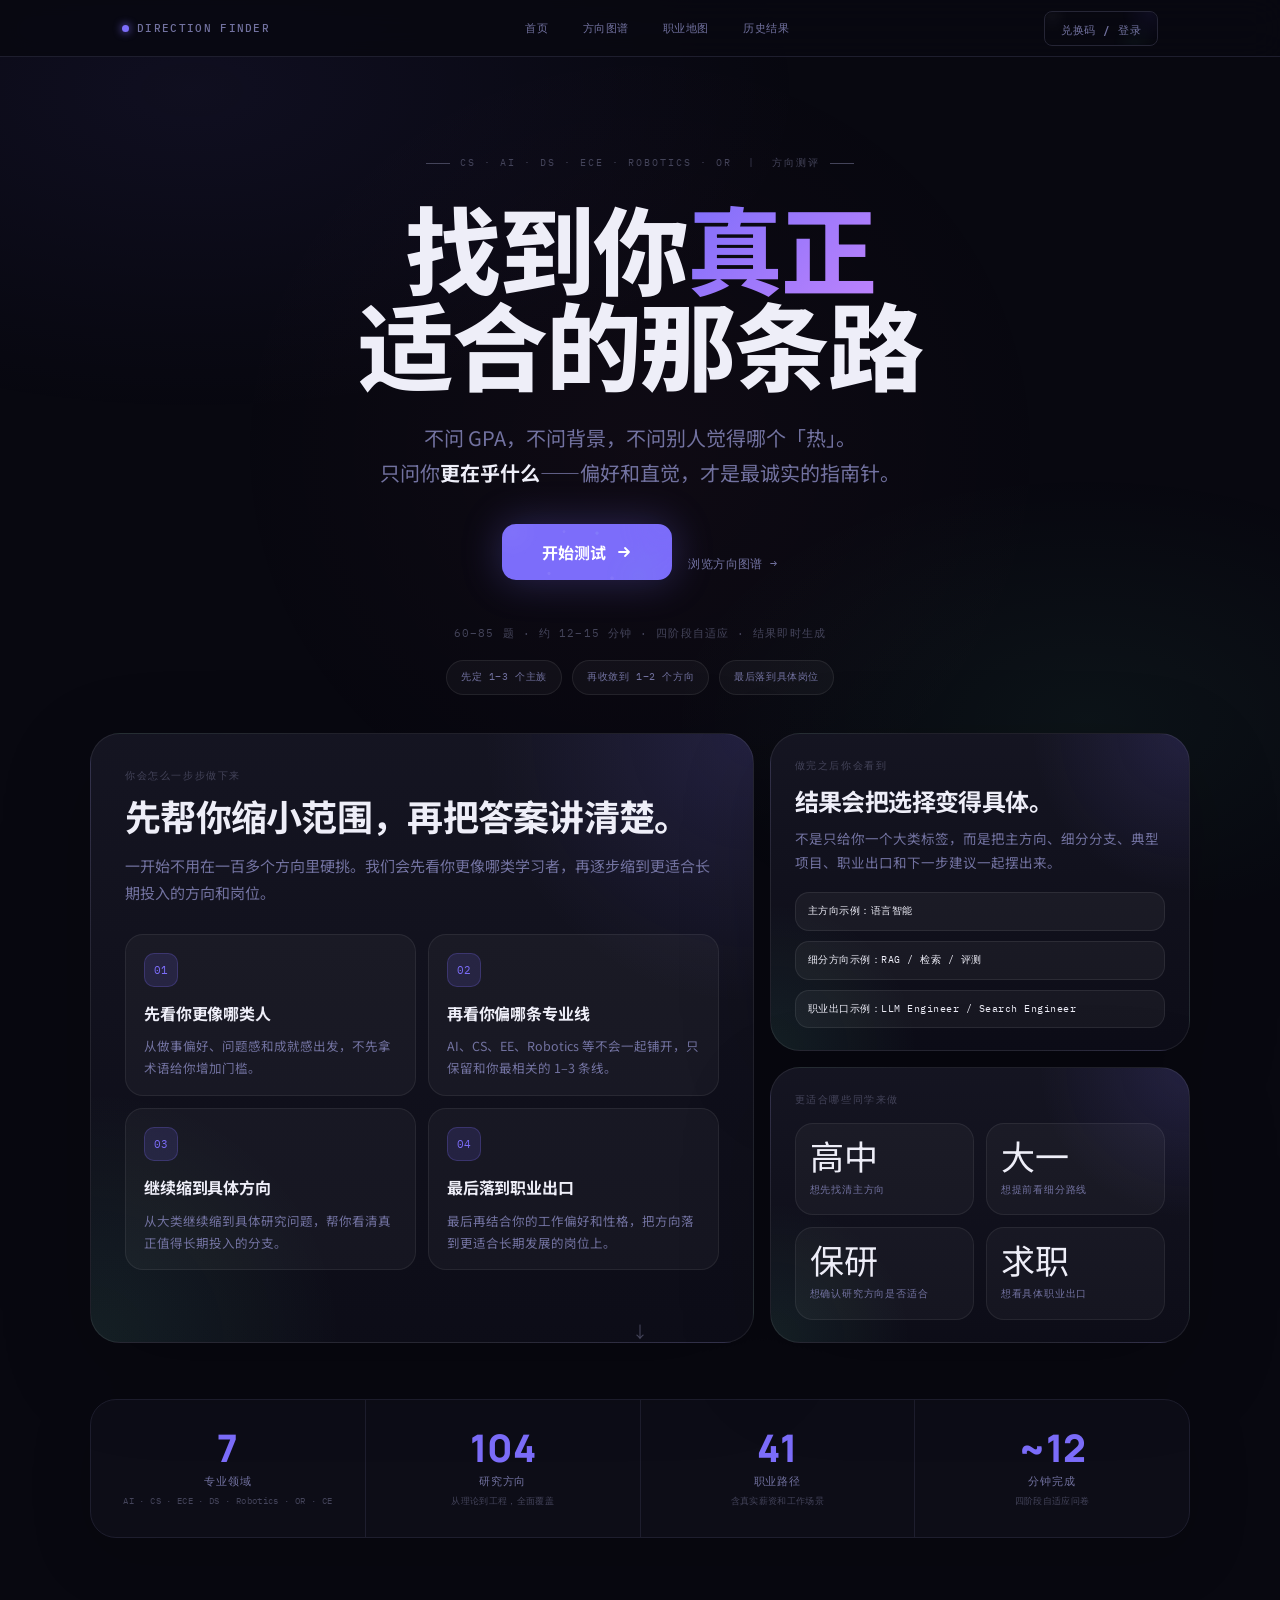
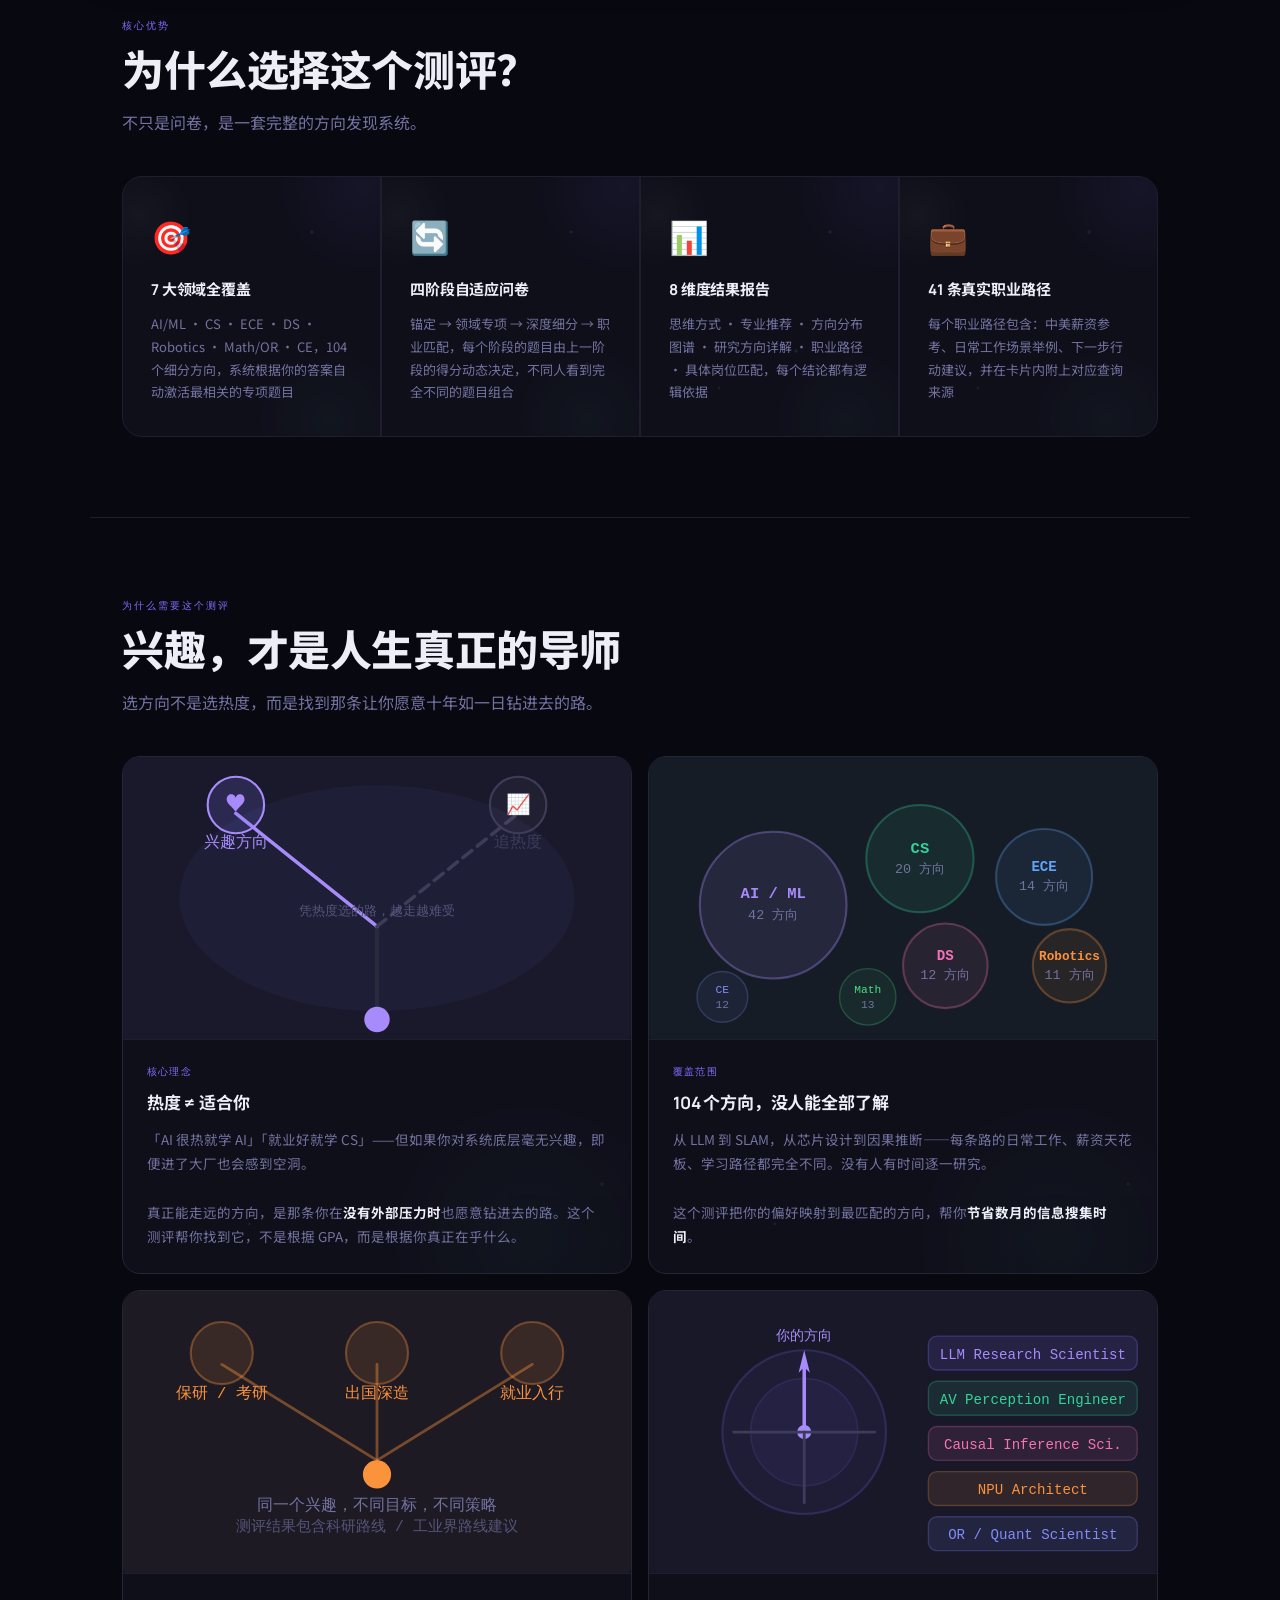
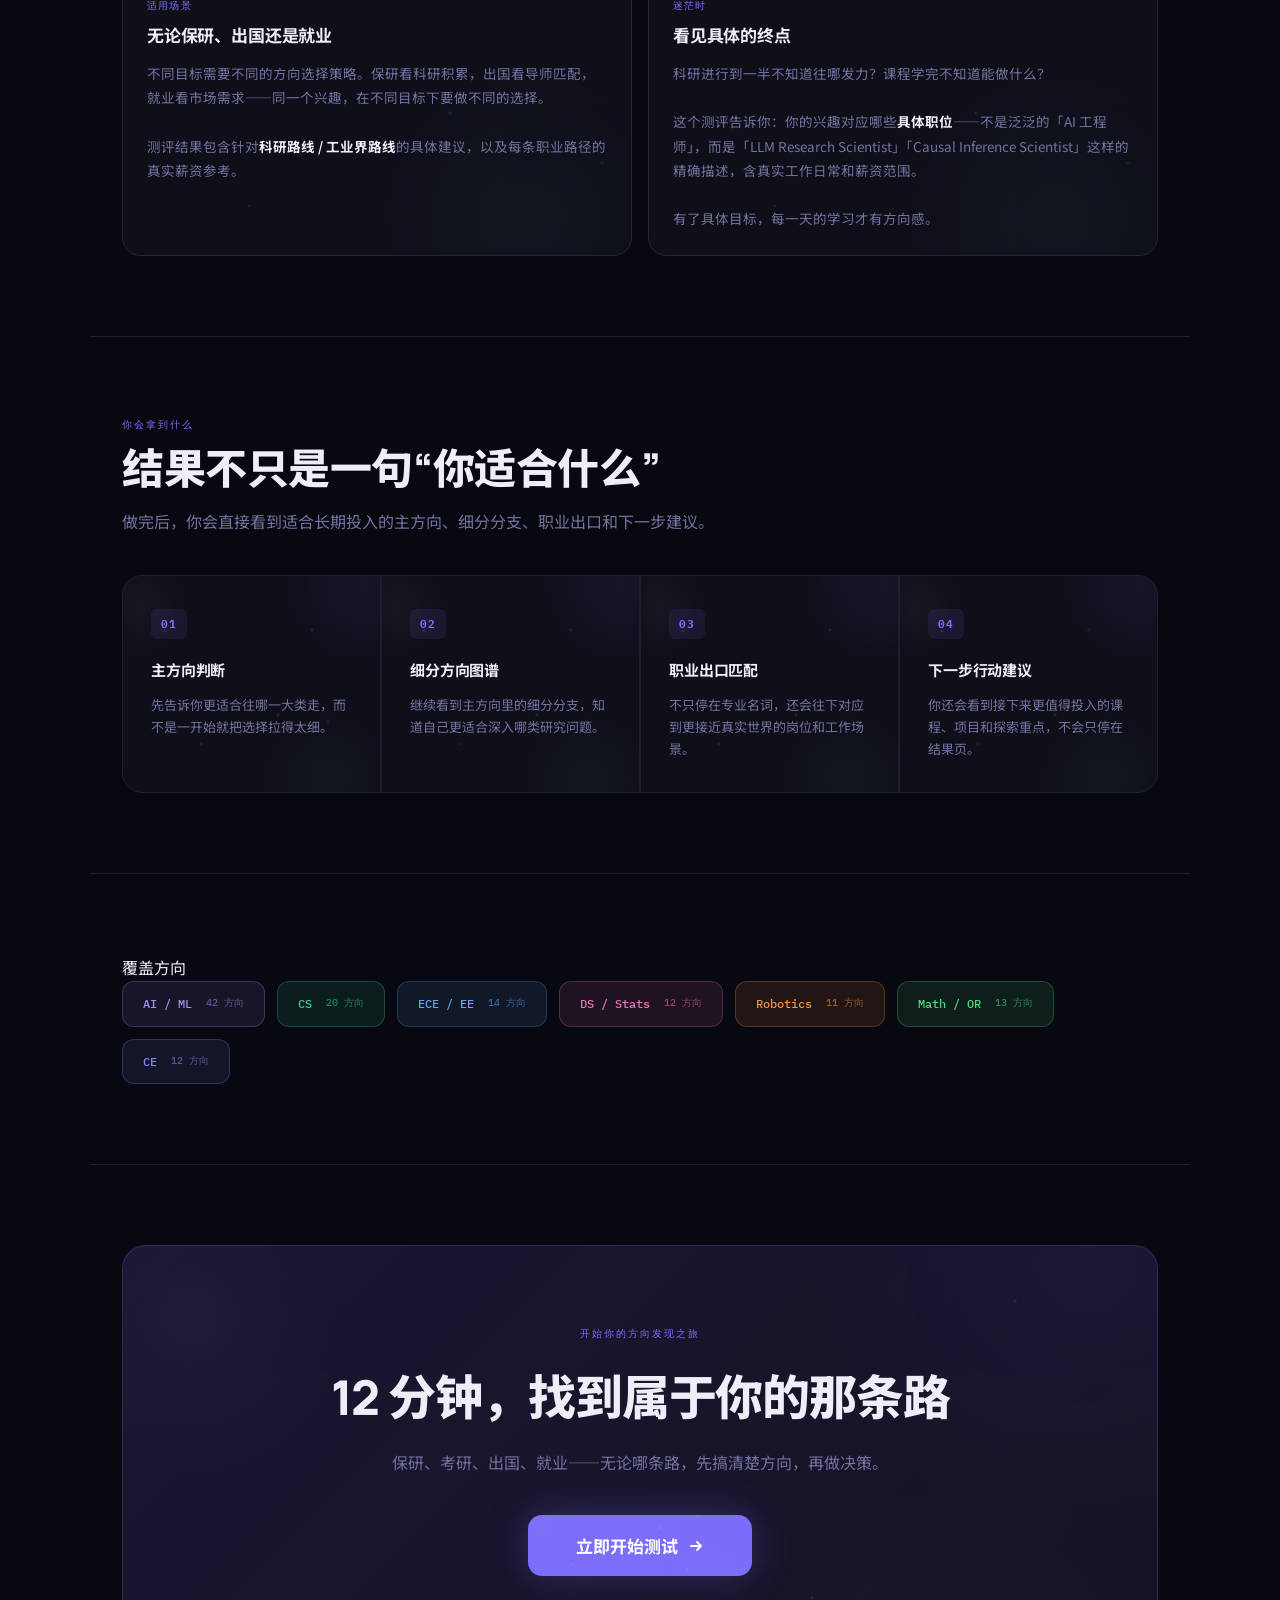
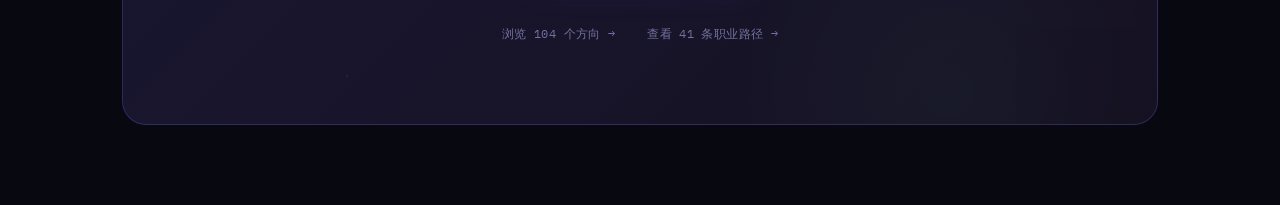
<file: index.html>
<!DOCTYPE html>
<html lang="zh">
<head>
<meta charset="UTF-8">
<meta name="viewport" content="width=device-width, initial-scale=1.0">
<title>CS / AI / DS / EE / Robotics · 找到你真正适合的方向</title>
<link rel="preconnect" href="https://fonts.googleapis.com">
<link href="https://fonts.googleapis.com/css2?family=Manrope:wght@500;600;700;800&family=IBM+Plex+Mono:wght@400;500;600&family=Noto+Sans+SC:wght@400;500;600;700;800&display=swap" rel="stylesheet">
<link rel="stylesheet" href="quiz_v9_13_fixed_1.css?v=20260315ap">
</head>
<body>

<!-- ════════════════════ INTRO ════════════════════ -->
<div id="intro">
  <!-- ── NAVBAR ── -->
  <nav id="mainNav" class="main-nav">
    <div class="nav-inner">
      <div class="nav-brand" onclick="showPage('home')" style="cursor:pointer;">
        <span class="nav-dot"></span>
        Direction Finder
      </div>
      <div class="nav-links">
        <a onclick="showPage('home');return false;" class="nav-link">首页</a>
        <a onclick="showPage('directions');return false;" class="nav-link">方向图谱</a>
        <a onclick="showPage('careers');return false;" class="nav-link">职业地图</a>
        <a onclick="showPage('history');return false;" class="nav-link">历史结果</a>
      </div>
      <div class="nav-right">
        <!-- Logged-in state -->
        <div id="navLoggedIn" style="display:none;" class="nav-user-row">
          <span id="navUserBadge" class="nav-user-badge">✓ 已兑换</span>
          <button class="nav-start-btn" onclick="startQuiz()">开始测试 →</button>
          <button id="navRevokeBtn" class="nav-redeem-btn" onclick="revokeRedeem()" style="margin-left:4px;font-size:10px;padding:6px 10px;">退出兑换</button>
        </div>
        <!-- Logged-out state -->
        <div id="navLoggedOut" class="nav-user-row">
          <button class="nav-redeem-btn" onclick="openRedeemOverlay()">兑换码 / 登录</button>
        </div>
      </div>
    </div>
  </nav>

  <!-- ── HERO ── -->
  <div class="landing-hero" id="landingHero">
    <div class="landing-hero-inner">
      <div class="hero-eyebrow">CS · AI · DS · ECE · Robotics · OR &nbsp;|&nbsp; 方向测评</div>
      <h1 class="hero-title">找到你<em>真正</em><br>适合的那条路</h1>
      <p class="hero-sub">不问 GPA，不问背景，不问别人觉得哪个「热」。<br>只问你<strong style="color:var(--text)">更在乎什么</strong>——偏好和直觉，才是最诚实的指南针。</p>
      <div class="hero-actions">
        <button class="hero-start-btn" id="heroStartBtn" onclick="startQuiz()">
          开始测试
          <svg width="16" height="16" viewBox="0 0 16 16" fill="none"><path d="M3 8h10M9 4l4 4-4 4" stroke="currentColor" stroke-width="1.8" stroke-linecap="round" stroke-linejoin="round"/></svg>
        </button>
        <a class="hero-explore-btn" onclick="showPage('directions')">浏览方向图谱 →</a>
      </div>
      <div class="hero-meta">60–85 题 · 约 12–15 分钟 · 四阶段自适应 · 结果即时生成</div>
      <div class="hero-proofline">
        <span class="hero-proof-chip">先定 1–3 个主族</span>
        <span class="hero-proof-chip">再收敛到 1–2 个方向</span>
        <span class="hero-proof-chip">最后落到具体岗位</span>
      </div>
    </div>
    <div class="hero-showcase">
      <section class="hero-showcase-main">
        <div class="showcase-kicker">你会怎么一步步做下来</div>
        <h2 class="showcase-title">先帮你缩小范围，再把答案讲清楚。</h2>
        <p class="showcase-copy">一开始不用在一百多个方向里硬挑。我们会先看你更像哪类学习者，再逐步缩到更适合长期投入的方向和岗位。</p>
        <div class="showcase-flow">
          <article class="showcase-step-card">
            <div class="showcase-step-num">01</div>
            <div class="showcase-step-name">先看你更像哪类人</div>
            <div class="showcase-step-copy">从做事偏好、问题感和成就感出发，不先拿术语给你增加门槛。</div>
          </article>
          <article class="showcase-step-card">
            <div class="showcase-step-num">02</div>
            <div class="showcase-step-name">再看你偏哪条专业线</div>
            <div class="showcase-step-copy">AI、CS、EE、Robotics 等不会一起铺开，只保留和你最相关的 1–3 条线。</div>
          </article>
          <article class="showcase-step-card">
            <div class="showcase-step-num">03</div>
            <div class="showcase-step-name">继续缩到具体方向</div>
            <div class="showcase-step-copy">从大类继续缩到具体研究问题，帮你看清真正值得长期投入的分支。</div>
          </article>
          <article class="showcase-step-card">
            <div class="showcase-step-num">04</div>
            <div class="showcase-step-name">最后落到职业出口</div>
            <div class="showcase-step-copy">最后再结合你的工作偏好和性格，把方向落到更适合长期发展的岗位上。</div>
          </article>
        </div>
      </section>
      <aside class="hero-showcase-side">
        <article class="hero-side-card hero-side-card-prime">
          <div class="hero-side-label">做完之后你会看到</div>
          <div class="hero-side-title">结果会把选择变得具体。</div>
          <div class="hero-side-copy">不是只给你一个大类标签，而是把主方向、细分分支、典型项目、职业出口和下一步建议一起摆出来。</div>
          <div class="hero-side-stack">
            <div class="hero-mini-pill">主方向示例：语言智能</div>
            <div class="hero-mini-pill">细分方向示例：RAG / 检索 / 评测</div>
            <div class="hero-mini-pill">职业出口示例：LLM Engineer / Search Engineer</div>
          </div>
        </article>
        <article class="hero-side-card hero-side-card-metrics">
          <div class="hero-side-label">更适合哪些同学来做</div>
          <div class="hero-metric-grid">
            <div class="hero-metric-card">
              <div class="hero-metric-value">高中</div>
              <div class="hero-metric-label">想先找清主方向</div>
            </div>
            <div class="hero-metric-card">
              <div class="hero-metric-value">大一</div>
              <div class="hero-metric-label">想提前看细分路线</div>
            </div>
            <div class="hero-metric-card">
              <div class="hero-metric-value">保研</div>
              <div class="hero-metric-label">想确认研究方向是否适合</div>
            </div>
            <div class="hero-metric-card">
              <div class="hero-metric-value">求职</div>
              <div class="hero-metric-label">想看具体职业出口</div>
            </div>
          </div>
        </article>
      </aside>
    </div>
    <div class="hero-scroll-hint">↓</div>
  </div>

<!-- Stats strip -->
<div class="hero-stats-strip">
  <div class="hs-item">
    <div class="hs-n">7</div>
    <div class="hs-l">专业领域</div>
    <div class="hs-s">AI · CS · ECE · DS · Robotics · OR · CE</div>
  </div>
  <div class="hs-item">
    <div class="hs-n">104</div>
    <div class="hs-l">研究方向</div>
    <div class="hs-s">从理论到工程，全面覆盖</div>
  </div>
  <div class="hs-item">
    <div class="hs-n">41</div>
    <div class="hs-l">职业路径</div>
    <div class="hs-s">含真实薪资和工作场景</div>
  </div>
  <div class="hs-item">
    <div class="hs-n">~12</div>
    <div class="hs-l">分钟完成</div>
    <div class="hs-s">四阶段自适应问卷</div>
  </div>
</div>

  <!-- ── FEATURES ── -->
  <div class="landing-section">
    <div class="section-label">核心优势</div>
    <div class="section-title">为什么选择这个测评？</div>
    <div class="section-sub">不只是问卷，是一套完整的方向发现系统。</div>
    <div class="feat-grid">
      <div class="feat-card">
        <div class="feat-icon">🎯</div>
        <div class="feat-title">7 大领域全覆盖</div>
        <div class="feat-desc">AI/ML · CS · ECE · DS · Robotics · Math/OR · CE，104 个细分方向，系统根据你的答案自动激活最相关的专项题目</div>
      </div>
      <div class="feat-card">
        <div class="feat-icon">🔄</div>
        <div class="feat-title">四阶段自适应问卷</div>
        <div class="feat-desc">锚定 → 领域专项 → 深度细分 → 职业匹配，每个阶段的题目由上一阶段的得分动态决定，不同人看到完全不同的题目组合</div>
      </div>
      <div class="feat-card">
        <div class="feat-icon">📊</div>
        <div class="feat-title">8 维度结果报告</div>
        <div class="feat-desc">思维方式 · 专业推荐 · 方向分布图谱 · 研究方向详解 · 职业路径 · 具体岗位匹配，每个结论都有逻辑依据</div>
      </div>
      <div class="feat-card">
        <div class="feat-icon">💼</div>
        <div class="feat-title">41 条真实职业路径</div>
        <div class="feat-desc">每个职业路径包含：中美薪资参考、日常工作场景举例、下一步行动建议，并在卡片内附上对应查询来源</div>
      </div>
    </div>
  </div>


  <!-- ── WHY SECTION ── -->
  <div class="landing-section why-section">
    <div class="section-label">为什么需要这个测评</div>
    <div class="section-title">兴趣，才是人生真正的导师</div>
    <div class="section-sub">选方向不是选热度，而是找到那条让你愿意十年如一日钻进去的路。</div>

    <div class="why-grid">

      <!-- Card A: top-left ──────────────────────── -->
      <div class="why-card">
        <div class="why-visual">
          <svg viewBox="0 0 360 200" fill="none" xmlns="http://www.w3.org/2000/svg">
            <rect width="360" height="200" fill="rgba(124,109,250,.04)" rx="4"/>
            <!-- Glow -->
            <ellipse cx="180" cy="100" rx="140" ry="80" fill="rgba(124,109,250,.06)"/>
            <!-- Road from bottom center -->
            <path d="M180 190 L180 120" stroke="#2a2a3e" stroke-width="3" stroke-linecap="round"/>
            <!-- Branch left = interest -->
            <path d="M180 120 L80 40" stroke="#a78bfa" stroke-width="2.5" stroke-linecap="round"/>
            <!-- Branch right = trend (dashed) -->
            <path d="M180 120 L280 40" stroke="#3d3d5a" stroke-width="2.5" stroke-linecap="round" stroke-dasharray="8 5"/>
            <!-- Left endpoint: interest circle -->
            <circle cx="80" cy="34" r="20" fill="rgba(124,109,250,.18)" stroke="#a78bfa" stroke-width="1.5"/>
            <text x="80" y="38" text-anchor="middle" font-size="15" fill="#a78bfa">♥</text>
            <text x="80" y="64" text-anchor="middle" font-size="11" fill="#a78bfa" font-family="'DM Mono',monospace" font-weight="600">兴趣方向</text>
            <!-- Right endpoint: trend circle -->
            <circle cx="280" cy="34" r="20" fill="rgba(255,255,255,.03)" stroke="#3d3d5a" stroke-width="1.5"/>
            <text x="280" y="38" text-anchor="middle" font-size="14" fill="#3d3d5a">📈</text>
            <text x="280" y="64" text-anchor="middle" font-size="11" fill="#3d3d5a" font-family="'DM Mono',monospace">追热度</text>
            <!-- Person dot -->
            <circle cx="180" cy="186" r="9" fill="#a78bfa"/>
            <!-- Fork label -->
            <text x="180" y="112" text-anchor="middle" font-size="9" fill="#55557a" font-family="'DM Mono',monospace">凭热度选的路，越走越难受</text>
          </svg>
        </div>
        <div class="why-text">
          <div class="why-tag">核心理念</div>
          <div class="why-title">热度 ≠ 适合你</div>
          <div class="why-body">「AI 很热就学 AI」「就业好就学 CS」——但如果你对系统底层毫无兴趣，即便进了大厂也会感到空洞。<br><br>真正能走远的方向，是那条你在<strong>没有外部压力时</strong>也愿意钻进去的路。这个测评帮你找到它，不是根据 GPA，而是根据你真正在乎什么。</div>
        </div>
      </div>

      <!-- Card B: top-right ──────────────────────── -->
      <div class="why-card">
        <div class="why-visual">
          <svg viewBox="0 0 360 200" fill="none" xmlns="http://www.w3.org/2000/svg">
            <rect width="360" height="200" fill="rgba(52,211,153,.03)" rx="4"/>
            <!-- 7 domain bubbles scattered -->
            <!-- AI - largest -->
            <circle cx="88"  cy="105" r="52" fill="rgba(167,139,250,.1)" stroke="rgba(167,139,250,.35)" stroke-width="1.5"/>
            <text x="88"  y="100" text-anchor="middle" font-size="11" fill="#a78bfa" font-weight="700" font-family="'DM Mono',monospace">AI / ML</text>
            <text x="88"  y="115" text-anchor="middle" font-size="9.5" fill="#7272a0" font-family="'DM Mono',monospace">42 方向</text>
            <!-- CS -->
            <circle cx="192" cy="72"  r="38" fill="rgba(52,211,153,.08)"  stroke="rgba(52,211,153,.3)"  stroke-width="1.5"/>
            <text x="192" y="68"  text-anchor="middle" font-size="11" fill="#34d399" font-weight="700" font-family="'DM Mono',monospace">CS</text>
            <text x="192" y="82"  text-anchor="middle" font-size="9.5" fill="#7272a0" font-family="'DM Mono',monospace">20 方向</text>
            <!-- ECE -->
            <circle cx="280" cy="85"  r="34" fill="rgba(96,165,250,.08)"  stroke="rgba(96,165,250,.3)"  stroke-width="1.5"/>
            <text x="280" y="81"  text-anchor="middle" font-size="10" fill="#60a5fa" font-weight="700" font-family="'DM Mono',monospace">ECE</text>
            <text x="280" y="94"  text-anchor="middle" font-size="9.5" fill="#7272a0" font-family="'DM Mono',monospace">14 方向</text>
            <!-- DS -->
            <circle cx="210" cy="148" r="30" fill="rgba(244,114,182,.08)" stroke="rgba(244,114,182,.3)" stroke-width="1.5"/>
            <text x="210" y="144" text-anchor="middle" font-size="10" fill="#f472b6" font-weight="700" font-family="'DM Mono',monospace">DS</text>
            <text x="210" y="157" text-anchor="middle" font-size="9.5" fill="#7272a0" font-family="'DM Mono',monospace">12 方向</text>
            <!-- Robotics -->
            <circle cx="298" cy="148" r="26" fill="rgba(251,146,60,.08)"  stroke="rgba(251,146,60,.3)"  stroke-width="1.5"/>
            <text x="298" y="144" text-anchor="middle" font-size="9"  fill="#fb923c" font-weight="700" font-family="'DM Mono',monospace">Robotics</text>
            <text x="298" y="157" text-anchor="middle" font-size="9.5" fill="#7272a0" font-family="'DM Mono',monospace">11 方向</text>
            <!-- OR/Math small -->
            <circle cx="155" cy="170" r="20" fill="rgba(74,222,128,.07)"  stroke="rgba(74,222,128,.25)" stroke-width="1"/>
            <text x="155" y="167" text-anchor="middle" font-size="8"  fill="#4ade80" font-family="'DM Mono',monospace">Math</text>
            <text x="155" y="178" text-anchor="middle" font-size="8"  fill="#7272a0" font-family="'DM Mono',monospace">13</text>
            <!-- CE small -->
            <circle cx="52"  cy="170" r="18" fill="rgba(129,140,248,.07)" stroke="rgba(129,140,248,.25)" stroke-width="1"/>
            <text x="52"  y="167" text-anchor="middle" font-size="8"  fill="#818cf8" font-family="'DM Mono',monospace">CE</text>
            <text x="52"  y="178" text-anchor="middle" font-size="8"  fill="#7272a0" font-family="'DM Mono',monospace">12</text>
          </svg>
        </div>
        <div class="why-text">
          <div class="why-tag">覆盖范围</div>
          <div class="why-title">104 个方向，没人能全部了解</div>
          <div class="why-body">从 LLM 到 SLAM，从芯片设计到因果推断——每条路的日常工作、薪资天花板、学习路径都完全不同。没有人有时间逐一研究。<br><br>这个测评把你的偏好映射到最匹配的方向，帮你<strong>节省数月的信息搜集时间</strong>。</div>
        </div>
      </div>

      <!-- Card C: bottom-left ──────────────────────── -->
      <div class="why-card">
        <div class="why-visual">
          <svg viewBox="0 0 360 200" fill="none" xmlns="http://www.w3.org/2000/svg">
            <rect width="360" height="200" fill="rgba(251,146,60,.03)" rx="4"/>
            <!-- Central point -->
            <circle cx="180" cy="130" r="10" fill="#fb923c"/>
            <!-- Three branches upward to goals -->
            <!-- Left: 保研/考研 -->
            <line x1="180" y1="120" x2="70"  y2="52" stroke="rgba(251,146,60,.4)" stroke-width="2" stroke-linecap="round"/>
            <circle cx="70"  cy="44" r="22" fill="rgba(251,146,60,.12)" stroke="rgba(251,146,60,.35)" stroke-width="1.5"/>
            <text x="70"  y="40" text-anchor="middle" font-size="16">🎓</text>
            <text x="70"  y="76" text-anchor="middle" font-size="11" fill="#fb923c" font-family="'DM Mono',monospace">保研 / 考研</text>
            <!-- Center: 出国 -->
            <line x1="180" y1="120" x2="180" y2="52" stroke="rgba(251,146,60,.4)" stroke-width="2" stroke-linecap="round"/>
            <circle cx="180" cy="44" r="22" fill="rgba(251,146,60,.12)" stroke="rgba(251,146,60,.35)" stroke-width="1.5"/>
            <text x="180" y="40" text-anchor="middle" font-size="16">✈️</text>
            <text x="180" y="76" text-anchor="middle" font-size="11" fill="#fb923c" font-family="'DM Mono',monospace">出国深造</text>
            <!-- Right: 就业 -->
            <line x1="180" y1="120" x2="290" y2="52" stroke="rgba(251,146,60,.4)" stroke-width="2" stroke-linecap="round"/>
            <circle cx="290" cy="44" r="22" fill="rgba(251,146,60,.12)" stroke="rgba(251,146,60,.35)" stroke-width="1.5"/>
            <text x="290" y="40" text-anchor="middle" font-size="16">💼</text>
            <text x="290" y="76" text-anchor="middle" font-size="11" fill="#fb923c" font-family="'DM Mono',monospace">就业入行</text>
            <!-- Bottom label -->
            <text x="180" y="155" text-anchor="middle" font-size="11" fill="#7272a0" font-family="'DM Mono',monospace">同一个兴趣，不同目标，不同策略</text>
            <text x="180" y="170" text-anchor="middle" font-size="10.5" fill="#55557a" font-family="'DM Mono',monospace">测评结果包含科研路线 / 工业界路线建议</text>
          </svg>
        </div>
        <div class="why-text">
          <div class="why-tag">适用场景</div>
          <div class="why-title">无论保研、出国还是就业</div>
          <div class="why-body">不同目标需要不同的方向选择策略。保研看科研积累，出国看导师匹配，就业看市场需求——同一个兴趣，在不同目标下要做不同的选择。<br><br>测评结果包含针对<strong>科研路线 / 工业界路线</strong>的具体建议，以及每条职业路径的真实薪资参考。</div>
        </div>
      </div>

      <!-- Card D: bottom-right ──────────────────────── -->
      <div class="why-card">
        <div class="why-visual">
          <svg viewBox="0 0 360 200" fill="none" xmlns="http://www.w3.org/2000/svg">
            <rect width="360" height="200" fill="rgba(124,109,250,.03)" rx="4"/>
            <!-- Compass rose -->
            <circle cx="110" cy="100" r="58" fill="rgba(124,109,250,.06)" stroke="rgba(124,109,250,.2)" stroke-width="1.5"/>
            <circle cx="110" cy="100" r="38" fill="rgba(124,109,250,.06)" stroke="rgba(124,109,250,.15)" stroke-width="1"/>
            <circle cx="110" cy="100" r="5"  fill="#a78bfa"/>
            <!-- Compass needles -->
            <path d="M110 100 L110 50" stroke="#a78bfa" stroke-width="2.5" stroke-linecap="round"/>
            <path d="M110 100 L110 150" stroke="#3d3d5a" stroke-width="2" stroke-linecap="round"/>
            <path d="M110 100 L60 100"  stroke="#3d3d5a" stroke-width="2" stroke-linecap="round"/>
            <path d="M110 100 L160 100" stroke="#3d3d5a" stroke-width="2" stroke-linecap="round"/>
            <polygon points="110,42 106,58 110,54 114,58" fill="#a78bfa"/>
            <text x="110" y="35" text-anchor="middle" font-size="10" fill="#a78bfa" font-family="'DM Mono',monospace">你的方向</text>
            <!-- Job title chips on the right -->
            <rect x="198" y="32"  width="148" height="24" rx="6" fill="rgba(124,109,250,.12)" stroke="rgba(124,109,250,.3)" stroke-width="1"/>
            <text x="272" y="48" text-anchor="middle" font-size="10" fill="#a78bfa" font-family="'DM Mono',monospace">LLM Research Scientist</text>
            <rect x="198" y="64"  width="148" height="24" rx="6" fill="rgba(52,211,153,.1)"  stroke="rgba(52,211,153,.25)"  stroke-width="1"/>
            <text x="272" y="80" text-anchor="middle" font-size="10" fill="#34d399" font-family="'DM Mono',monospace">AV Perception Engineer</text>
            <rect x="198" y="96"  width="148" height="24" rx="6" fill="rgba(244,114,182,.1)" stroke="rgba(244,114,182,.25)" stroke-width="1"/>
            <text x="272" y="112" text-anchor="middle" font-size="10" fill="#f472b6" font-family="'DM Mono',monospace">Causal Inference Sci.</text>
            <rect x="198" y="128" width="148" height="24" rx="6" fill="rgba(251,146,60,.1)"  stroke="rgba(251,146,60,.25)"  stroke-width="1"/>
            <text x="272" y="144" text-anchor="middle" font-size="10" fill="#fb923c" font-family="'DM Mono',monospace">NPU Architect</text>
            <rect x="198" y="160" width="148" height="24" rx="6" fill="rgba(129,140,248,.1)" stroke="rgba(129,140,248,.25)" stroke-width="1"/>
            <text x="272" y="176" text-anchor="middle" font-size="10" fill="#818cf8" font-family="'DM Mono',monospace">OR / Quant Scientist</text>
          </svg>
        </div>
        <div class="why-text">
          <div class="why-tag">迷茫时</div>
          <div class="why-title">看见具体的终点</div>
          <div class="why-body">科研进行到一半不知道往哪发力？课程学完不知道能做什么？<br><br>这个测评告诉你：你的兴趣对应哪些<strong>具体职位</strong>——不是泛泛的「AI 工程师」，而是「LLM Research Scientist」「Causal Inference Scientist」这样的精确描述，含真实工作日常和薪资范围。<br><br>有了具体目标，每一天的学习才有方向感。</div>
        </div>
      </div>

    </div>
  </div>

  <!-- ── HOW IT WORKS ── -->
  <div class="landing-section">
    <div class="section-label">你会拿到什么</div>
    <div class="section-title">结果不只是一句“你适合什么”</div>
    <div class="section-sub">做完后，你会直接看到适合长期投入的主方向、细分分支、职业出口和下一步建议。</div>
    <div class="how-steps">
      <div class="how-step">
        <div class="how-num">01</div>
        <div class="how-content">
          <div class="how-h">主方向判断</div>
          <div class="how-d">先告诉你更适合往哪一大类走，而不是一开始就把选择拉得太细。</div>
        </div>
      </div>
      <div class="how-step">
        <div class="how-num">02</div>
        <div class="how-content">
          <div class="how-h">细分方向图谱</div>
          <div class="how-d">继续看到主方向里的细分分支，知道自己更适合深入哪类研究问题。</div>
        </div>
      </div>
      <div class="how-step">
        <div class="how-num">03</div>
        <div class="how-content">
          <div class="how-h">职业出口匹配</div>
          <div class="how-d">不只停在专业名词，还会往下对应到更接近真实世界的岗位和工作场景。</div>
        </div>
      </div>
      <div class="how-step">
        <div class="how-num">04</div>
        <div class="how-content">
          <div class="how-h">下一步行动建议</div>
          <div class="how-d">你还会看到接下来更值得投入的课程、项目和探索重点，不会只停在结果页。</div>
        </div>
      </div>
    </div>
  </div>

  <!-- ── DOMAINS PREVIEW ── -->
  <div class="landing-section">
    <div class="domains-title">覆盖方向</div>
    <div class="domains-flex">
      <div class="domain-pill ai-pill">AI / ML<span>42 方向</span></div>
      <div class="domain-pill cs-pill">CS<span>20 方向</span></div>
      <div class="domain-pill ee-pill">ECE / EE<span>14 方向</span></div>
      <div class="domain-pill ds-pill">DS / Stats<span>12 方向</span></div>
      <div class="domain-pill rb-pill">Robotics<span>11 方向</span></div>
      <div class="domain-pill or-pill">Math / OR<span>13 方向</span></div>
      <div class="domain-pill ce-pill">CE<span>12 方向</span></div>
    </div>
  </div>

  <!-- ── CTA ── -->
  <div class="landing-section">
    <div class="cta-band">
      <div class="cta-eyebrow">开始你的方向发现之旅</div>
      <div class="cta-title">12 分钟，找到属于你的那条路</div>
      <div class="cta-sub">保研、考研、出国、就业——无论哪条路，先搞清楚方向，再做决策。</div>
      <button class="hero-start-btn cta-btn" onclick="startQuiz()">
        立即开始测试
        <svg width="16" height="16" viewBox="0 0 16 16" fill="none"><path d="M3 8h10M9 4l4 4-4 4" stroke="currentColor" stroke-width="1.8" stroke-linecap="round" stroke-linejoin="round"/></svg>
      </button>
      <div class="cta-links">
        <span onclick="showPage('directions')" class="cta-link">浏览 104 个方向 →</span>
        <span onclick="showPage('careers')" class="cta-link">查看 41 条职业路径 →</span>
      </div>
    </div>
  </div>
</div>

<!-- ════════════════════ QUIZ ════════════════════ -->
<div id="quiz">
  <div class="quiz-header">
    <div class="quiz-header-inner">
      <div class="progress-meta">
        <button class="quiz-home-btn" id="quizHomeBtn" onclick="openQuitDialog()">⌂ 首页</button>
        <div class="progress-main">
        <span id="phasePill" class="phase-pill">基础锚定</span>
          <span id="progressText" class="progress-count">1 / 20</span>
        </div>
        <span id="progressPct" class="progress-pct">本阶段 0%</span>
      </div>
      <div class="progress-bars">
        <div class="progress-bar progress-bar-main"><div class="progress-fill" id="progressFill" style="width:0%"></div></div>
        <div class="progress-bar progress-bar-total"><div class="progress-fill" id="progressFillTotal" style="width:0%;background:var(--muted);"></div></div>
      </div>
      <div class="progress-total-text" id="progressTotalText">总流程 0%</div>
    </div>
  </div>
  <div id="qArea"></div>
</div>

<!-- ════════════════════ RESULTS ════════════════════ -->
<div id="results">
  <nav class="results-top-nav">
    <div class="nav-inner">
      <div class="nav-brand" onclick="showPage('home')" style="cursor:pointer;">
        <span class="nav-dot"></span>
        Direction Finder
      </div>
      <div class="nav-links">
        <a onclick="showPage('home');return false;" class="nav-link">首页</a>
        <a onclick="showPage('directions');return false;" class="nav-link">方向图谱</a>
        <a onclick="showPage('careers');return false;" class="nav-link">职业地图</a>
        <a onclick="showPage('history');return false;" class="nav-link">历史结果</a>
      </div>
      <div class="nav-right">
        <div id="resultsNavLoggedIn" style="display:none;" class="nav-user-row">
          <span id="resultsNavUserBadge" class="nav-user-badge">✓ 已兑换</span>
          <button class="nav-redeem-btn" onclick="showPage('careers')">浏览职业地图</button>
          <button class="nav-start-btn" onclick="restart()">重新测试 ↺</button>
        </div>
        <div id="resultsNavLoggedOut" class="nav-user-row">
          <button class="nav-redeem-btn" onclick="openRedeemOverlay()">兑换码 / 登录</button>
        </div>
      </div>
    </div>
  </nav>
  <div class="result-hero">
    <div class="hero-label" id="resultHeroLabel">方向报告 · 综合分析</div>
    <div id="heroDomains" class="hero-domain"></div>
    <div class="hero-direction">你的 Top 3 细分方向里，当前最像<br><span class="dir-name" id="heroDir">——</span></div>
    <div id="heroTop3" class="hero-top3"></div>
    <p class="hero-tagline" id="heroTagline"></p>
  </div>

  <div class="results-body">
  <!-- 01 思维画像 -->
  <div class="r-section">
    <div class="r-section-hd">
      <div class="r-num">01</div>
      <div class="r-title">你是什么样的人</div>
      <div class="r-divider"></div>
    </div>
    <div class="profile-grid" id="profileGrid"></div>
    <div id="profileExtra" class="profile-extra"></div>
  </div>

  <!-- 02 专业选择建议 -->
  <div class="r-section">
    <div class="r-section-hd">
      <div class="r-num">02</div>
      <div class="r-title">专业选择建议</div>
      <div class="r-divider"></div>
    </div>
    <div id="majorGrid" class="major-grid"></div>
  </div>

  <!-- 03 方向图谱 -->
  <div class="r-section">
    <div class="r-section-hd">
      <div class="r-num">03</div>
      <div class="r-title">方向分布图谱</div>
      <div class="r-divider"></div>
    </div>
    <div id="clusterGrid" class="cluster-grid"></div>
    <div id="umbrellaRow" style="margin-top:16px;display:flex;flex-wrap:wrap;gap:8px;"></div>
    <div style="margin-top:24px;">
      <div style="font-family:var(--font-mono);font-size:11px;color:var(--dim);text-transform:uppercase;letter-spacing:.1em;margin-bottom:14px;">具体研究方向得分 Top 12</div>
      <div class="dir-bars" id="dirBars"></div>
    </div>
  </div>

  <!-- 04 研究方向详解 -->
  <div class="r-section">
    <div class="r-section-hd">
      <div class="r-num">04</div>
      <div class="r-title">Top 3 细分方向详解</div>
      <div class="r-divider"></div>
    </div>
    <p id="dirDetailIntro" style="font-size:13px;color:var(--dim);margin-bottom:20px;line-height:1.7;">以下是当前最贴近你的 3 个细分方向——它们分别在研究什么、日常工作像什么、为什么会同时出现在你的候选里。</p>
    <div id="dirDetailGrid" class="dir-detail-grid"></div>
  </div>

  <!-- 05 职业路径 -->
  <div class="r-section">
    <div class="r-section-hd">
      <div class="r-num">05</div>
      <div class="r-title">职业路径匹配</div>
      <div class="r-divider"></div>
    </div>
    <div class="career-grid" id="careerGrid"></div>
    <div id="careerRoleBox" style="margin-top:20px;"></div>
  </div>

  <!-- 06 行动建议 -->
  <div class="r-section">
    <div class="r-section-hd">
      <div class="r-num">06</div>
      <div class="r-title">接下来可以做什么</div>
      <div class="r-divider"></div>
    </div>
    <div class="action-list" id="actionList"></div>
  </div>

    </div><!-- /results-body -->
  <div class="restart-row">
    <button class="restart-btn" onclick="restart()">↺ 重新测试</button>
  </div>
</div>

<!-- ── DIRECTIONS PAGE (overlay) ── -->
<div id="directions-page" class="info-page" style="display:none;">
  <div class="info-page-toolbar">
    <div class="info-page-toolbar-inner">
      <div class="info-page-nav-main">
        <button class="info-back-btn" onclick="showPage('home')">← 返回</button>
        <div class="info-page-heading">
          <div class="info-page-kicker">Direction Explorer</div>
          <span class="info-page-title">方向图谱</span>
          <div class="info-page-meta">104 个方向 · 学什么 · 典型项目 · 代表工具 · 参考来源</div>
        </div>
      </div>
      <div class="info-page-actions">
        <button class="info-top-btn" onclick="scrollInfoPageTop('directions-page')">↑ 顶部</button>
      </div>
    </div>
  </div>
  <div class="info-page-inner">
    <div id="dirPageContent"></div>
  </div>
</div>

<!-- ── CAREERS PAGE (overlay) ── -->
<div id="careers-page" class="info-page" style="display:none;">
  <div class="info-page-toolbar">
    <div class="info-page-toolbar-inner">
      <div class="info-page-nav-main">
        <button class="info-back-btn" onclick="showPage('home')">← 返回</button>
        <div class="info-page-heading">
          <div class="info-page-kicker">Career Atlas</div>
          <span class="info-page-title">职业地图</span>
          <div class="info-page-meta">41 条路径 · 中美薪资参考 + 每卡来源链接</div>
        </div>
      </div>
      <div class="info-page-actions">
        <button class="info-top-btn" onclick="scrollInfoPageTop('careers-page')">↑ 顶部</button>
      </div>
    </div>
  </div>
  <div class="info-page-inner">
    <div id="careerPageContent"></div>
  </div>
</div>

<!-- ── QUIT CONFIRM DIALOG ── -->
<div id="quitDialog" style="display:none;position:fixed;inset:0;background:rgba(0,0,0,.7);z-index:1000;display:none;align-items:center;justify-content:center;">
  <div class="quit-card">
    <div class="quit-title">⚠️ 返回首页</div>
    <div class="quit-body">当前测试进度将会<strong>丢失</strong>，无法恢复。确定要返回首页吗？</div>
    <div class="quit-btns">
      <button class="quit-cancel" onclick="closeQuitDialog()">继续测试</button>
      <button class="quit-confirm" onclick="confirmQuit()">返回首页</button>
    </div>
  </div>
</div>

<!-- ── DIRECTION DETAIL MODAL ── -->
<div id="dirModal" style="display:none;position:fixed;inset:0;z-index:500;background:rgba(0,0,0,.75);backdrop-filter:blur(6px);align-items:center;justify-content:center;padding:20px;">
  <div class="dir-modal-card">
    <div class="dir-modal-hd">
      <div>
        <div class="dir-modal-domain" id="dirModalDomain"></div>
        <div class="dir-modal-name" id="dirModalName"></div>
        <div class="dir-modal-en" id="dirModalEn"></div>
      </div>
      <button class="dir-modal-close" onclick="closeDirModal()">✕</button>
    </div>
    <div class="dir-modal-body">
      <div class="dir-modal-section">
        <div class="dir-modal-label">学什么</div>
        <div class="dir-modal-scene" id="dirModalScene"></div>
      </div>
      <div class="dir-modal-section">
        <div class="dir-modal-label">典型项目</div>
        <div class="dir-modal-example" id="dirModalExample"></div>
      </div>
      <div class="dir-modal-section" id="dirModalRepsSection">
        <div class="dir-modal-label">代表工具</div>
        <div class="dir-modal-reps" id="dirModalReps"></div>
      </div>
      <div class="dir-modal-section" id="dirModalSourcesSection">
        <div class="dir-modal-label">参考来源</div>
        <div class="dir-modal-links" id="dirModalSources"></div>
      </div>
    </div>
  </div>
</div>

<!-- Phase Transition Overlay -->
<div id="phaseOverlay" style="display:none;position:fixed;inset:0;z-index:800;
  background:rgba(8,8,16,0.97);align-items:center;justify-content:center;flex-direction:column;">
  <div id="phaseOverlayInner" style="text-align:center;animation:fadeUp .4s ease;">
    <div id="phaseOverlayEye" style="font-size:48px;margin-bottom:20px;">🎯</div>
    <div id="phaseOverlayLabel" style="font-family:var(--font-mono);font-size:11px;
      letter-spacing:.2em;color:var(--accent);text-transform:uppercase;margin-bottom:12px;">进入新阶段</div>
    <div id="phaseOverlayTitle" style="font-family:var(--font-head);font-size:32px;
      font-weight:800;color:var(--text);margin-bottom:10px;">AI / ML 专项</div>
    <div id="phaseOverlayDesc" style="font-size:14px;color:var(--muted);max-width:400px;line-height:1.7;margin-bottom:32px;"></div>
    <div style="display:flex;gap:8px;justify-content:center;margin-bottom:20px;" id="phaseOverlayDots"></div>
    <div style="font-family:var(--font-mono);font-size:11px;color:var(--dim);" id="phaseOverlayTimer">即将开始…</div>
  </div>
</div>

<!-- Career Detail Modal -->
<div id="careerModal" style="display:none;position:fixed;inset:0;z-index:500;
  background:rgba(0,0,0,.75);backdrop-filter:blur(6px);align-items:center;justify-content:center;padding:20px;">
  <div class="dir-modal-card">
    <div class="dir-modal-hd">
      <div>
        <div class="dir-modal-domain" id="careerModalType"></div>
        <div class="dir-modal-name" id="careerModalName"></div>
        <div class="dir-modal-en" id="careerModalEn"></div>
      </div>
      <button class="dir-modal-close" onclick="closeCareerModal()">✕</button>
    </div>
    <div class="dir-modal-body">
      <div class="dir-modal-section" id="careerModalBenchmarkSection" style="display:none;">
        <div class="dir-modal-label">美国官方统计口径（最近似）</div>
        <div class="career-benchmark-panel">
          <div class="career-benchmark-head">
            <div>
              <div class="career-benchmark-title" id="careerModalBenchmarkLabel"></div>
              <div class="career-benchmark-subrow">
                <div class="career-benchmark-sub" id="careerModalBenchmarkSub"></div>
                <span class="career-benchmark-fit" id="careerModalBenchmarkFit"></span>
              </div>
            </div>
            <a id="careerModalBenchmarkSource" class="career-benchmark-source" href="#" target="_blank" rel="noreferrer">查看来源</a>
          </div>
          <div class="career-benchmark-facts">
            <div class="career-fact">
              <span class="career-fact-label">中位年薪</span>
              <strong class="career-fact-value" id="careerModalBenchmarkPay"></strong>
            </div>
            <div class="career-fact">
              <span class="career-fact-label">官方增速</span>
              <strong class="career-fact-value" id="careerModalBenchmarkOutlook"></strong>
            </div>
            <div class="career-fact">
              <span class="career-fact-label">常见学历</span>
              <strong class="career-fact-value" id="careerModalBenchmarkEdu"></strong>
            </div>
          </div>
          <div class="career-benchmark-note" id="careerModalBenchmarkNote"></div>
        </div>
      </div>
      <div class="dir-modal-section">
        <div class="dir-modal-label">典型工作内容</div>
        <div class="dir-modal-scene" id="careerModalWork"></div>
      </div>
      <div class="dir-modal-section">
        <div class="dir-modal-label">具体例子</div>
        <div class="dir-modal-example" id="careerModalExample"></div>
      </div>
      <div class="dir-modal-section" id="careerModalLeafSection" style="display:none;">
        <div class="dir-modal-label">树上具体岗位</div>
        <div class="career-leaf-modal-meta" id="careerModalLeafMeta"></div>
        <div class="career-leaf-grid" id="careerModalLeafGrid"></div>
      </div>
      <div class="dir-modal-section">
        <div class="dir-modal-label">薪资参考</div>
        <div class="dir-modal-reps" id="careerModalSalary"></div>
      </div>
      <div class="dir-modal-section">
        <div class="dir-modal-label">下一步建议</div>
        <div class="dir-modal-example" id="careerModalNext"></div>
      </div>
    </div>
  </div>
</div>

<!-- Redeem Code Overlay -->
<div id="redeemOverlay" class="redeem-overlay" style="display:none;">
  <div class="redeem-card">
    <button class="redeem-close" onclick="closeRedeemOverlay()" aria-label="关闭">✕</button>
    <div class="redeem-caption">Quiz Access</div>
    <div style="font-size:36px;margin-bottom:16px;">🔑</div>
    <div id="redeemTitle" style="font-family:var(--font-head);font-size:22px;font-weight:800;margin-bottom:8px;">输入兑换码</div>
    <div id="redeemDesc" class="redeem-desc">
      兑换码当天有效，兑换后到次日早 9 点前均可重复测试。<br>
      没有兑换码？前往小红书搜索 <strong style="color:var(--text)">「方向测评」</strong> 购买。
    </div>
    <div id="localPreviewHint" style="display:none;font-size:12px;line-height:1.7;margin:-10px 0 20px;color:var(--accent3);background:rgba(109,250,188,.08);border:1px solid rgba(109,250,188,.18);border-radius:10px;padding:10px 12px;">
      本地预览模式已开启。你可以直接走“本地直接开始”，也可以输入测试码 <strong style="color:var(--text)">0000</strong> 验证兑换流程。
    </div>
    <input id="redeemInput" type="text" placeholder="输入兑换码" maxlength="20" class="redeem-input"
      onkeydown="if(event.key==='Enter')checkRedeemCode()">
    <div id="redeemError" class="redeem-error"></div>
    <div class="redeem-actions">
      <button onclick="checkRedeemCode()" class="redeem-btn">确认兑换码</button>
      <button id="redeemLocalStartBtn" onclick="continueLocalPreview()" class="redeem-secondary" style="display:none;">本地直接开始</button>
    </div>
    <div class="redeem-meta">后续接域名时，建议把兑换码校验迁移到后端 API。</div>
  </div>
</div>

<!-- History Page -->
<div id="history-page" class="info-page" style="display:none;">
  <div class="info-page-toolbar">
    <div class="info-page-toolbar-inner">
      <div class="info-page-nav-main">
        <button class="info-back-btn" onclick="showPage('home')">← 返回首页</button>
        <div class="info-page-heading">
          <div class="info-page-kicker">Saved Reports</div>
          <span class="info-page-title">历史结果</span>
          <div class="info-page-meta">最近 20 次本地测评记录</div>
        </div>
      </div>
      <div class="info-page-actions">
        <button class="info-top-btn" onclick="scrollInfoPageTop('history-page')">↑ 顶部</button>
      </div>
    </div>
  </div>
  <div class="info-page-inner">
    <div id="historyContent">
      <p style="color:var(--muted);font-size:14px;">暂无历史记录。完成测评后结果将自动保存在本设备。</p>
    </div>
  </div>
</div>
<script src="question-banks/part1-anchor.js"></script>
<script src="question-banks/part2-bridge.js"></script>
<script src="question-banks/part3-ai.js"></script>
<script src="question-banks/part3-cs.js"></script>
<script src="question-banks/part3-ds.js"></script>
<script src="question-banks/part3-robotics.js"></script>
<script src="question-banks/part3-ee.js"></script>
<script src="question-banks/part3-ce.js"></script>
<script src="question-banks/part3-or.js"></script>
<script src="question-banks/part4-career.js"></script>
<script src="quiz_v9_13_fixed_1.js?v=20260315ap"></script>
</body>
</html>
</file>
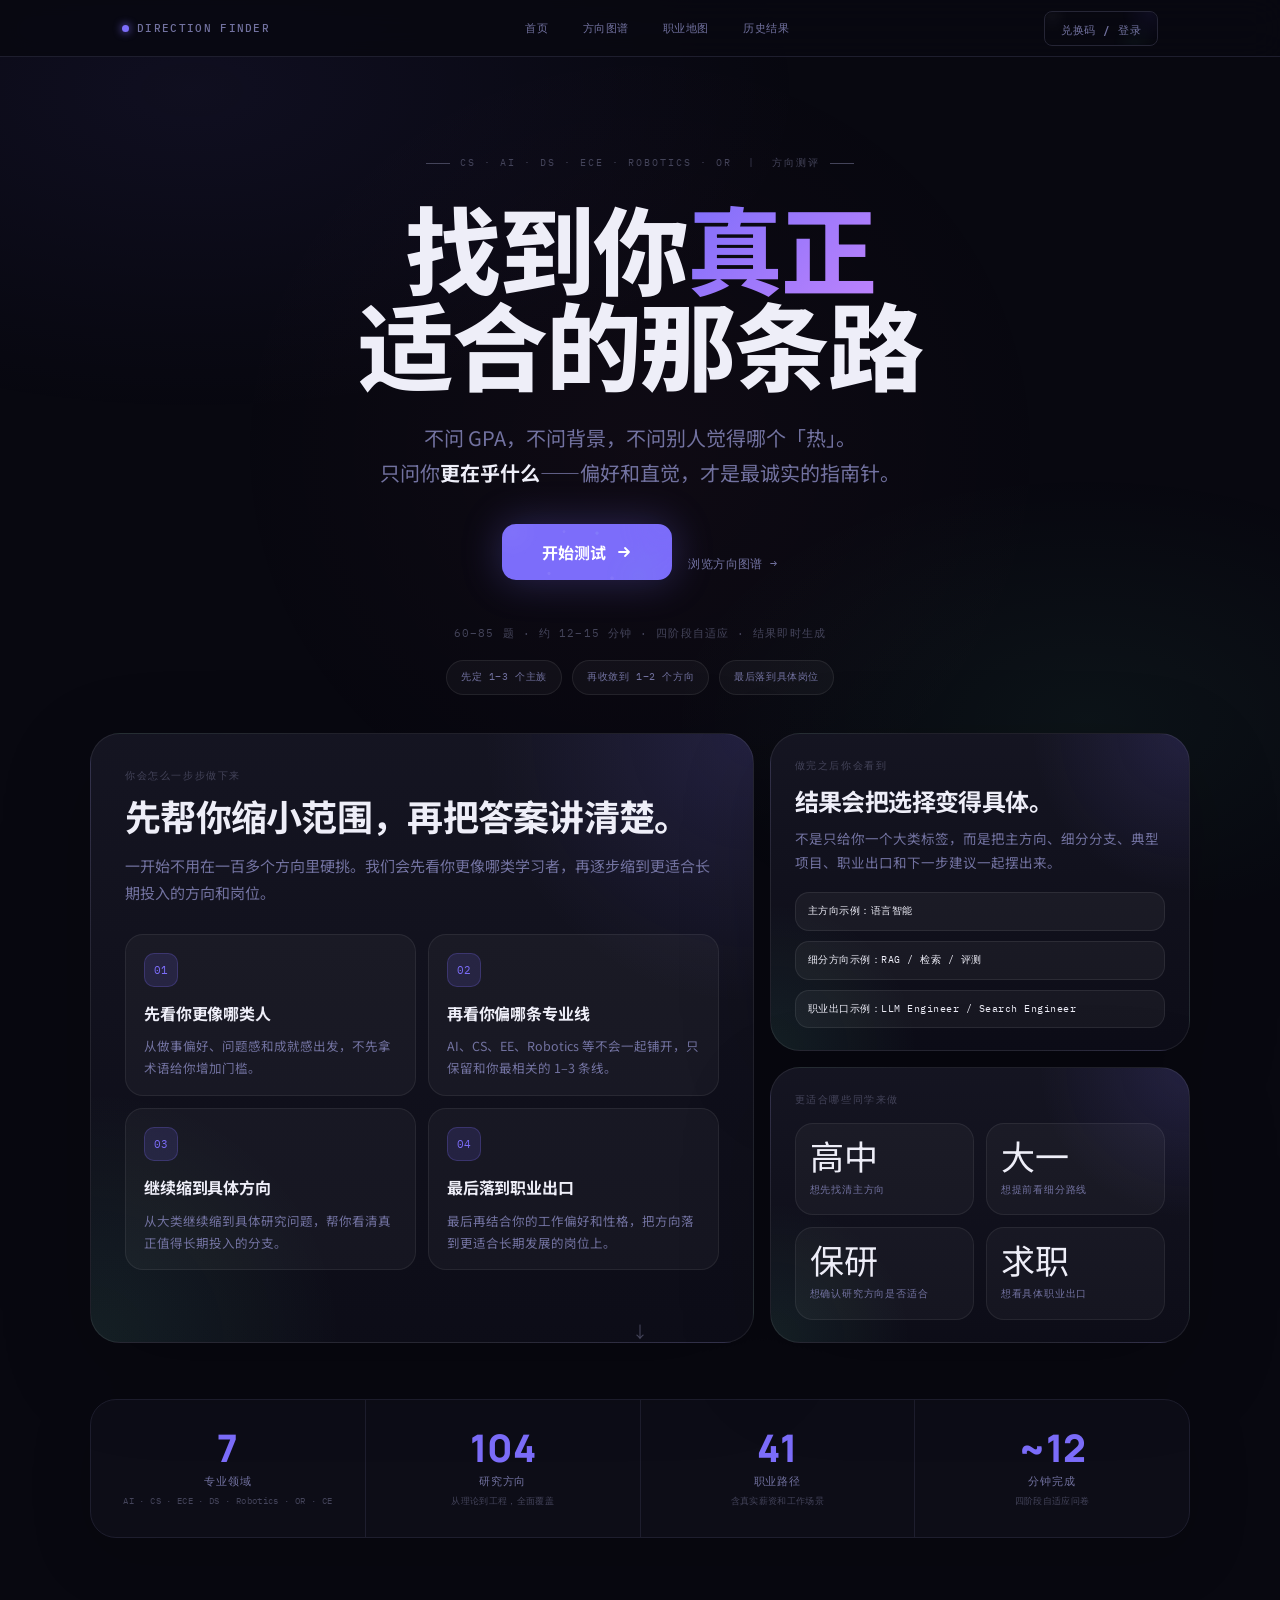
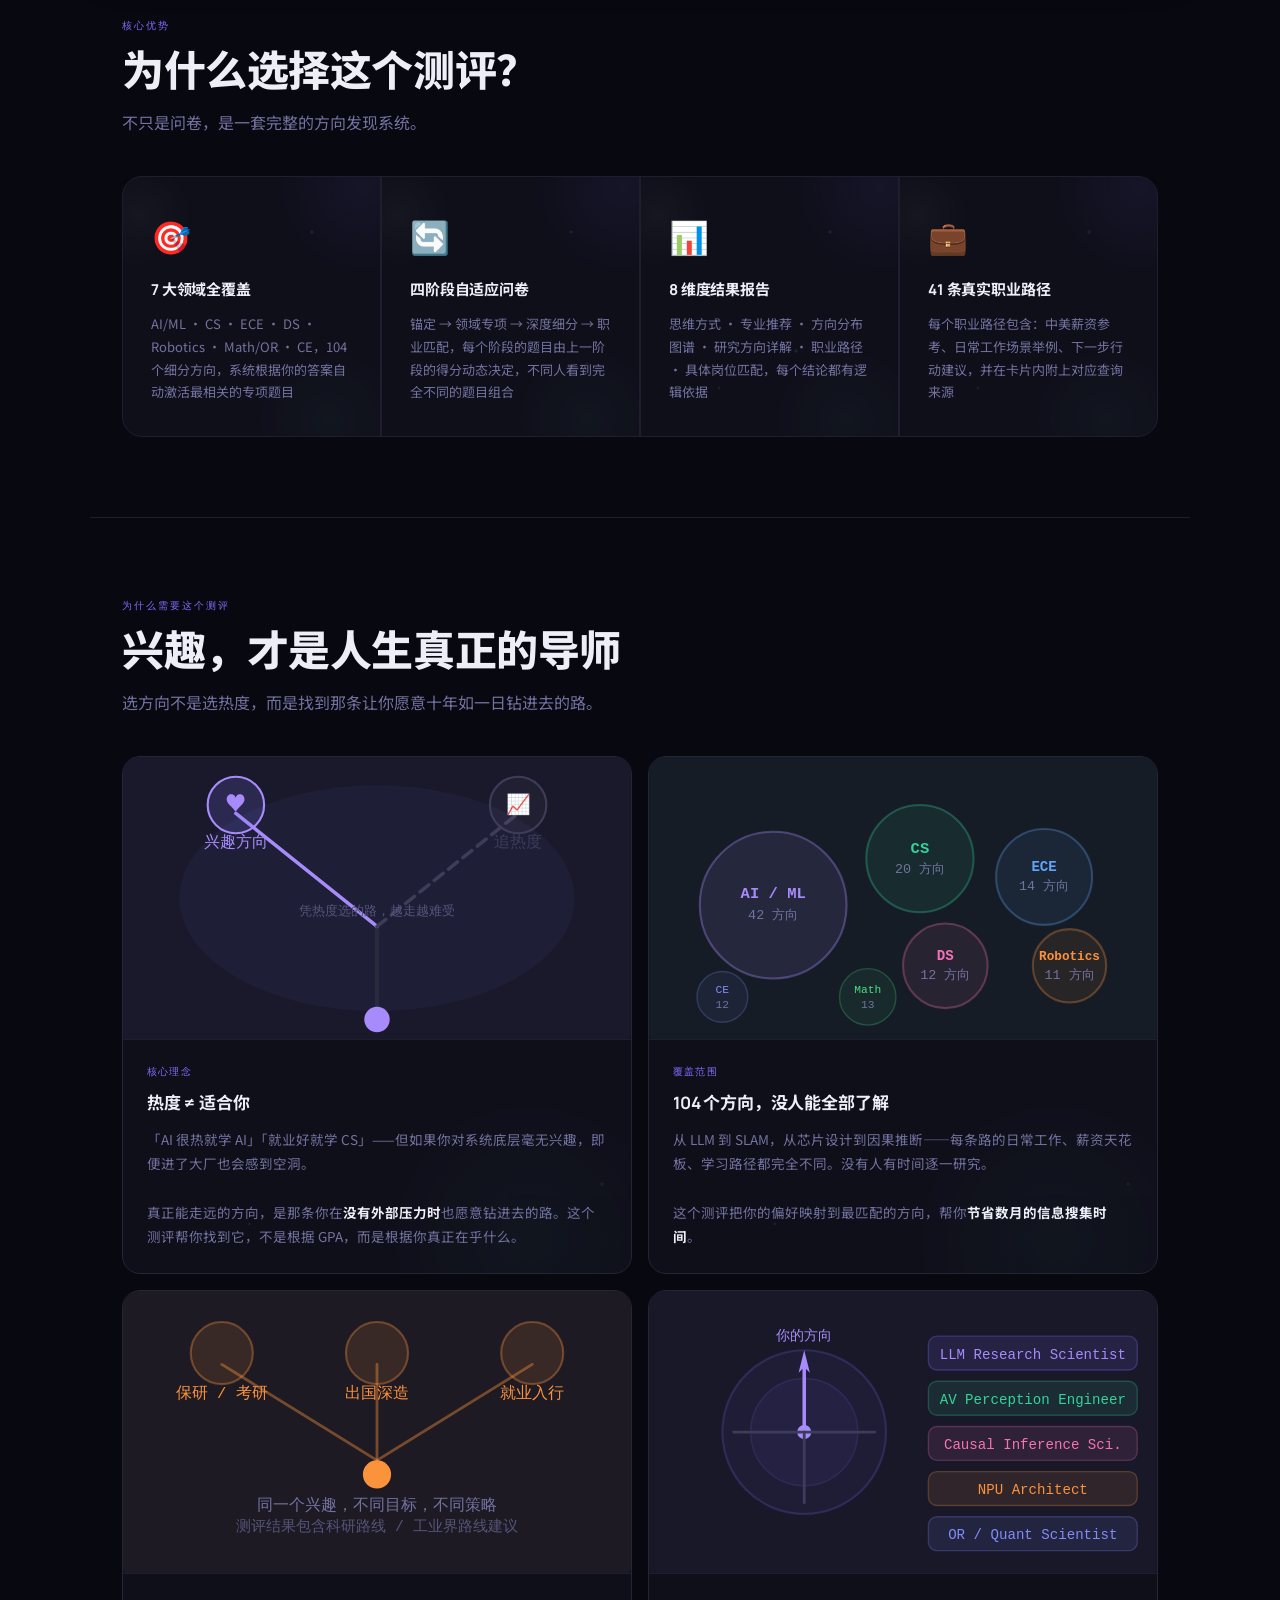
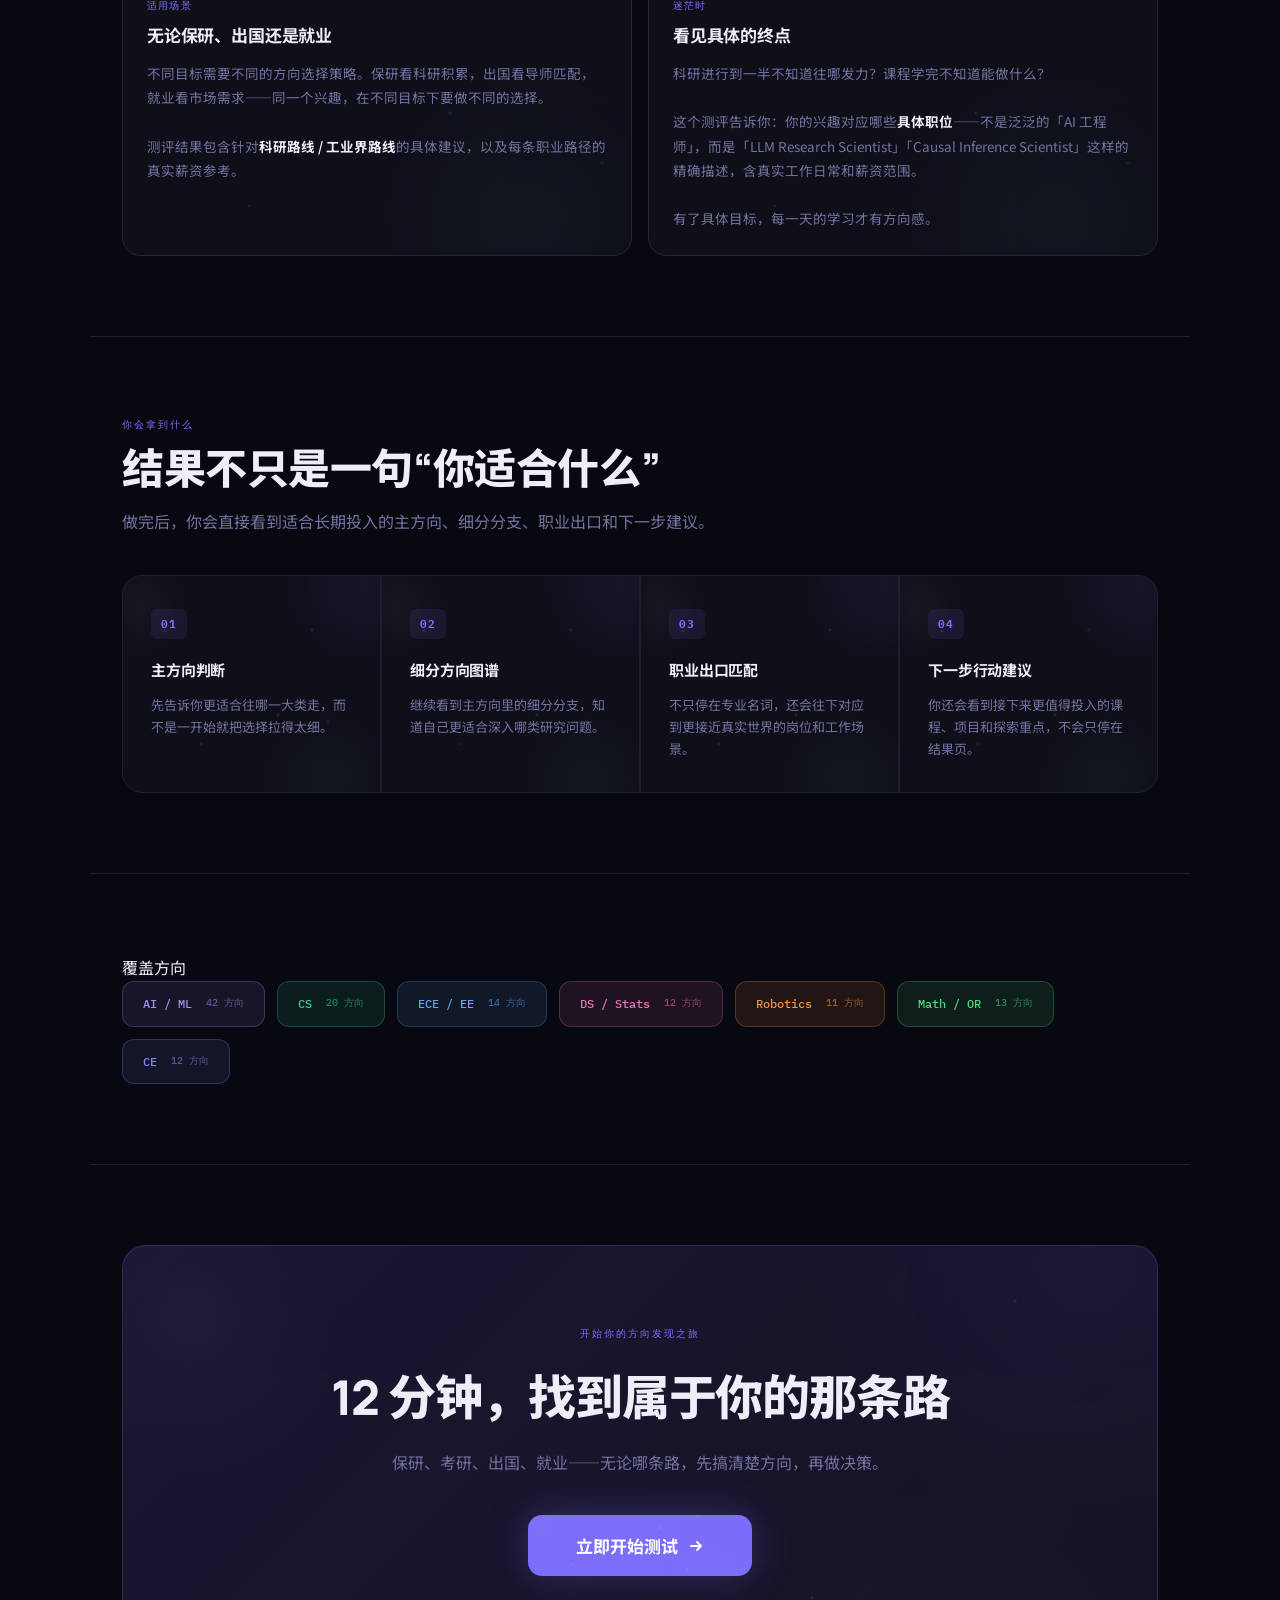
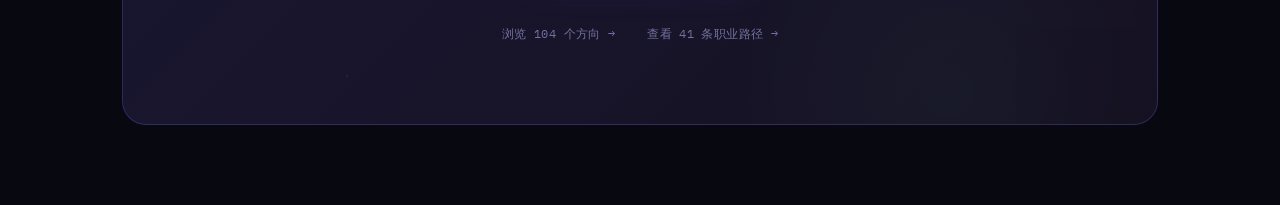
<file: quiz_v9_13_fixed_1.html>
<!DOCTYPE html>
<html lang="zh">
<head>
<meta charset="UTF-8">
<meta name="viewport" content="width=device-width, initial-scale=1.0">
<title>跳转中…</title>
<meta http-equiv="refresh" content="0; url=./index.html">
<link rel="canonical" href="./index.html">
<script>
window.location.replace('./index.html' + window.location.search + window.location.hash);
</script>
</head>
<body>
<p>正在跳转到首页… 如果没有自动跳转，请打开 <a href="./index.html">index.html</a>。</p>
</body>
</html>
</file>
<file: quiz_v9_13_fixed_1.css>
/* ═══════════════════════════════════════════
   TOKENS & RESET
═══════════════════════════════════════════ */
:root {
  --bg: #080810;
  --surface: #0f0f1a;
  --surface2: #161622;
  --surface3: #1c1c2e;
  --border: #252535;
  --border2: #1e1e2e;
  --text: #eeeef8;
  --muted: #7272a0;
  --dim: #44445a;
  --accent: #7c6dfa;
  --accent2: #fa6d9a;
  --accent3: #6dfabc;
  --accent4: #fabc6d;
  --ai-color: #a78bfa;
  --cs-color: #34d399;
  --ds-color: #f472b6;
  --rb-color: #fb923c;
  --or-color: #4ade80;
  --ee-color: #60a5fa;
  --ce-color: #818cf8;
  --gold: #d4a84b;
  --font-head: 'Manrope', 'Noto Sans SC', sans-serif;
  --font-mono: 'IBM Plex Mono', monospace;
  --font-body: 'Noto Sans SC', sans-serif;
  --radius: 14px;
  --container: 1100px;
  --container-sm: 760px;
  --quiz-width: 1040px;
}

*, *::before, *::after { box-sizing: border-box; margin: 0; padding: 0; }

html { scroll-behavior: smooth; }

body {
  background: var(--bg);
  color: var(--text);
  font-family: var(--font-body);
  font-weight: 400;
  min-height: 100vh;
  overflow-x: hidden;
  line-height: 1.66;
  -webkit-font-smoothing: antialiased;
  text-rendering: optimizeLegibility;
  font-synthesis-weight: none;
}

.hero-title,
.section-title,
.cta-title,
.showcase-title,
.hero-side-title,
.dir-name,
.phase-transition-title,
.q-text {
  font-weight: 700;
  letter-spacing: -.025em;
}

.feat-title,
.how-h,
.why-title,
.showcase-step-name,
.r-title,
.pc-value,
.mc-name,
.ddc-name,
.cc-career-name,
.action-h,
.cic-name,
.dic-name,
.career-benchmark-title,
.dir-modal-name,
.career-role-box-title,
.crc-name,
.quit-title,
.ex-name {
  font-weight: 600;
  letter-spacing: -.01em;
}

.hero-start-btn,
.nav-start-btn,
.phase-transition-btn,
.nav-btn,
.restart-btn,
.quit-confirm,
.quit-cancel {
  font-weight: 600;
}

/* Subtle mesh background */
body::before {
  content: '';
  position: fixed; inset: 0;
  background:
    radial-gradient(ellipse 80% 60% at 15% 10%, rgba(124,109,250,.07) 0%, transparent 60%),
    radial-gradient(ellipse 60% 50% at 85% 80%, rgba(109,250,188,.05) 0%, transparent 55%),
    radial-gradient(ellipse 50% 70% at 50% 50%, rgba(250,109,154,.03) 0%, transparent 65%);
  pointer-events: none; z-index: 0;
}

/* ═══════════════════════════════════════════
   NAVBAR — always visible
═══════════════════════════════════════════ */
.main-nav {
  position: fixed; top: 0; left: 0; right: 0; z-index: 200;
  background: rgba(8,8,16,.88);
  backdrop-filter: blur(16px) saturate(1.5);
  border-bottom: 1px solid var(--border2);
}
.nav-inner {
  max-width: var(--container);
  margin: 0 auto;
  display: flex; align-items: center; justify-content: space-between;
  padding: 0 32px; height: 56px;
}
.nav-brand {
  display: flex; align-items: center; gap: 8px;
  font-family: var(--font-mono); font-size: 11px; font-weight: 500;
  color: var(--muted); letter-spacing: .12em; text-transform: uppercase;
  cursor: pointer; text-decoration: none;
}
.nav-brand:hover { color: var(--text); }
.nav-dot {
  width: 7px; height: 7px; border-radius: 50%;
  background: var(--accent); flex-shrink: 0;
  box-shadow: 0 0 8px var(--accent);
}
.nav-links { display: flex; align-items: center; gap: 8px; }
.nav-link {
  font-family: var(--font-mono); font-size: 11px; letter-spacing: .05em;
  color: var(--muted); text-decoration: none; cursor: pointer;
  padding: 6px 12px; border-radius: 8px;
  border: 1px solid transparent; transition: all .15s;
}
.nav-link:hover { color: var(--text); border-color: var(--border); background: var(--surface); }
.nav-start-btn {
  font-family: var(--font-mono); font-size: 11px; font-weight: 600;
  background: var(--accent); color: #fff; border: none;
  padding: 7px 18px; border-radius: 8px; cursor: pointer;
  letter-spacing: .04em; transition: opacity .15s; margin-left: 4px;
}
.nav-start-btn:hover { opacity: .85; }

/* ═══════════════════════════════════════════
   LANDING — HERO
═══════════════════════════════════════════ */
#intro {
  position: relative; z-index: 1;
  padding-top: 56px; /* navbar height */
}

.landing-hero {
  min-height: auto;
  display: flex; flex-direction: column;
  align-items: center; justify-content: center;
  text-align: center;
  padding: 88px 24px 34px;
  position: relative;
}
.landing-hero-inner { max-width: 940px; width: 100%; }

.hero-eyebrow {
  font-family: var(--font-mono); font-size: 10px;
  letter-spacing: .2em; color: var(--dim);
  text-transform: uppercase; margin-bottom: 32px;
  display: inline-flex; align-items: center; gap: 10px;
}
.hero-eyebrow::before, .hero-eyebrow::after {
  content: ''; display: block; width: 24px; height: 1px; background: var(--dim);
}

.hero-title {
  font-family: var(--font-head);
  font-size: clamp(48px, 8vw, 96px);
  font-weight: 800; line-height: 1.0;
  color: var(--text); margin-bottom: 24px;
  letter-spacing: -.02em;
}
.hero-title em {
  font-style: normal;
  background: linear-gradient(135deg, var(--accent), #c084fc);
  -webkit-background-clip: text; -webkit-text-fill-color: transparent;
  background-clip: text;
}

.hero-sub {
  font-size: clamp(16px, 2vw, 20px);
  line-height: 1.75; color: var(--muted); margin-bottom: 34px;
  max-width: 660px; margin-left: auto; margin-right: auto;
}

.hero-start-btn {
  display: inline-flex; align-items: center; gap: 10px;
  background: var(--accent); color: #fff; border: none;
  font-family: var(--font-head); font-size: 16px; font-weight: 700;
  padding: 16px 40px; border-radius: 14px; cursor: pointer;
  transition: transform .15s, box-shadow .15s;
  box-shadow: 0 0 40px rgba(124,109,250,.3);
  margin-bottom: 24px;
}
.hero-start-btn:hover {
  transform: translateY(-3px);
  box-shadow: 0 8px 50px rgba(124,109,250,.45);
}
.hero-start-btn:active { transform: translateY(0); }

.hero-meta {
  font-family: var(--font-mono); font-size: 11px;
  color: var(--dim); letter-spacing: .1em;
  margin-bottom: 18px;
}

.hero-proofline {
  display: flex;
  align-items: center;
  justify-content: center;
  flex-wrap: wrap;
  gap: 10px;
}

.hero-proof-chip {
  display: inline-flex;
  align-items: center;
  min-height: 34px;
  padding: 8px 14px;
  border-radius: 999px;
  border: 1px solid rgba(255,255,255,.08);
  background: rgba(255,255,255,.035);
  font-family: var(--font-mono);
  font-size: 10px;
  letter-spacing: .06em;
  color: var(--muted);
}

.hero-showcase {
  width: min(var(--container), calc(100vw - 48px));
  margin: 38px auto 0;
  display: grid;
  grid-template-columns: minmax(0, 1.5fr) minmax(310px, .95fr);
  gap: 16px;
  text-align: left;
}

.hero-showcase-main,
.hero-side-card {
  border-radius: 30px;
  border: 1px solid rgba(255,255,255,.08);
  background:
    radial-gradient(circle at top right, rgba(124,109,250,.14), transparent 30%),
    radial-gradient(circle at bottom left, rgba(109,250,188,.08), transparent 28%),
    linear-gradient(180deg, rgba(21,21,34,.98), rgba(13,13,24,.98));
  box-shadow: 0 28px 90px rgba(0,0,0,.22);
}

.hero-showcase-main {
  padding: 34px 34px 30px;
}

.showcase-kicker,
.hero-side-label {
  font-family: var(--font-mono);
  font-size: 10px;
  letter-spacing: .16em;
  text-transform: uppercase;
  color: var(--dim);
  margin-bottom: 14px;
}

.showcase-title {
  max-width: 620px;
  font-family: var(--font-head);
  font-size: clamp(26px, 3vw, 36px);
  line-height: 1.1;
  letter-spacing: -.02em;
  margin-bottom: 14px;
}

.showcase-copy {
  max-width: 620px;
  font-size: 15px;
  line-height: 1.8;
  color: var(--muted);
}

.showcase-flow {
  display: grid;
  grid-template-columns: repeat(2, minmax(0, 1fr));
  gap: 12px;
  margin-top: 28px;
}

.showcase-step-card {
  padding: 18px 18px 16px;
  border-radius: 18px;
  border: 1px solid rgba(255,255,255,.07);
  background: rgba(255,255,255,.035);
}

.showcase-step-num {
  display: inline-flex;
  align-items: center;
  justify-content: center;
  min-width: 34px;
  height: 34px;
  border-radius: 10px;
  margin-bottom: 14px;
  background: rgba(124,109,250,.14);
  border: 1px solid rgba(124,109,250,.24);
  font-family: var(--font-mono);
  font-size: 11px;
  color: var(--accent);
}

.showcase-step-name {
  font-family: var(--font-head);
  font-size: 16px;
  font-weight: 700;
  margin-bottom: 8px;
}

.showcase-step-copy {
  font-size: 12.5px;
  line-height: 1.75;
  color: var(--muted);
}

.hero-showcase-side {
  display: grid;
  gap: 16px;
}

.hero-side-card {
  padding: 24px 24px 22px;
}

.hero-side-title {
  font-family: var(--font-head);
  font-size: 24px;
  line-height: 1.15;
  margin-bottom: 10px;
}

.hero-side-copy {
  font-size: 13.5px;
  line-height: 1.8;
  color: var(--muted);
}

.hero-side-stack {
  display: grid;
  gap: 10px;
  margin-top: 18px;
}

.hero-mini-pill {
  display: inline-flex;
  align-items: center;
  min-height: 38px;
  padding: 10px 12px;
  border-radius: 14px;
  border: 1px solid rgba(255,255,255,.08);
  background: rgba(255,255,255,.045);
  font-family: var(--font-mono);
  font-size: 10px;
  letter-spacing: .05em;
  color: var(--text);
}

.hero-metric-grid {
  display: grid;
  grid-template-columns: repeat(2, minmax(0, 1fr));
  gap: 12px;
}

.hero-metric-card {
  padding: 16px 14px;
  border-radius: 18px;
  border: 1px solid rgba(255,255,255,.07);
  background: rgba(255,255,255,.035);
}

.hero-metric-value {
  font-family: var(--font-head);
  font-size: 34px;
  line-height: 1;
  color: var(--text);
  margin-bottom: 8px;
}

.hero-metric-label {
  font-family: var(--font-mono);
  font-size: 10px;
  letter-spacing: .08em;
  color: var(--muted);
}

.hero-scroll-hint {
  position: absolute; bottom: 32px; left: 50%; transform: translateX(-50%);
  font-size: 16px; color: var(--dim);
  animation: bounceY 2.4s ease-in-out infinite;
}
@keyframes bounceY {
  0%,100%{ transform:translateX(-50%) translateY(0); }
  55%{ transform:translateX(-50%) translateY(10px); }
}

/* Stats strip under hero */
.hero-stats {
  display: flex; justify-content: center; gap: 0;
  border-top: 1px solid var(--border); border-bottom: 1px solid var(--border);
  background: var(--surface);
}
.hero-stat {
  flex: 1; max-width: 200px; text-align: center;
  padding: 28px 16px; border-right: 1px solid var(--border);
}
.hero-stat:last-child { border-right: none; }
.hs-num {
  font-family: var(--font-head); font-size: 36px; font-weight: 800;
  color: var(--accent); line-height: 1; margin-bottom: 6px;
}
.hs-label { font-family: var(--font-mono); font-size: 10px; color: var(--dim); letter-spacing: .1em; text-transform: uppercase; }

/* ═══════════════════════════════════════════
   LANDING — SECTIONS
═══════════════════════════════════════════ */
.landing-section {
  max-width: var(--container); margin: 0 auto;
  padding: 80px 32px;
}
.landing-section + .landing-section { border-top: 1px solid var(--border2); }

.section-label {
  font-family: var(--font-mono); font-size: 10px; letter-spacing: .2em;
  color: var(--accent); text-transform: uppercase; margin-bottom: 12px;
}
.section-title {
  font-family: var(--font-head); font-size: clamp(28px, 4vw, 42px);
  font-weight: 800; line-height: 1.1; margin-bottom: 16px; letter-spacing: -.01em;
}
.section-sub { font-size: 16px; color: var(--muted); max-width: 620px; line-height: 1.7; margin-bottom: 40px; }

/* Feature grid — 4 cards */
.feat-grid {
  display: grid;
  grid-template-columns: repeat(4, 1fr);
  gap: 2px;
  background: var(--border2);
  border: 1px solid var(--border2); border-radius: 20px; overflow: hidden;
}
@media(max-width:900px){ .feat-grid{ grid-template-columns: repeat(2,1fr); } }
@media(max-width:540px){ .feat-grid{ grid-template-columns: 1fr; } }

.feat-card {
  background: var(--surface); padding: 32px 28px;
  transition: background .2s;
}
.feat-card:hover { background: var(--surface2); }
.feat-icon { font-size: 32px; margin-bottom: 16px; }
.feat-title { font-family: var(--font-head); font-size: 15px; font-weight: 700; margin-bottom: 10px; }
.feat-desc { font-size: 13px; color: var(--muted); line-height: 1.75; }

/* How it works — 4 steps horizontal */
.how-steps {
  display: grid; grid-template-columns: repeat(4, 1fr); gap: 2px;
  background: var(--border2);
  border: 1px solid var(--border2); border-radius: 20px; overflow: hidden;
}
@media(max-width:768px){ .how-steps{ grid-template-columns: repeat(2,1fr); } }
@media(max-width:460px){ .how-steps{ grid-template-columns: 1fr; } }

.how-step { background: var(--surface); padding: 32px 28px; }
.how-num {
  font-family: var(--font-mono); font-size: 11px; font-weight: 700;
  color: var(--accent); letter-spacing: .1em; margin-bottom: 20px;
  padding: 6px 10px; background: rgba(124,109,250,.1); border-radius: 6px;
  display: inline-block;
}
.how-h { font-family: var(--font-head); font-size: 15px; font-weight: 700; margin-bottom: 10px; }
.how-d { font-size: 13px; color: var(--muted); line-height: 1.7; }

/* Domains */
.domains-flex {
  display: flex; flex-wrap: wrap; gap: 12px;
}
.domain-pill {
  display: flex; align-items: center; gap: 10px;
  padding: 12px 20px; border-radius: 12px; border: 1px solid;
  font-family: var(--font-mono); font-size: 12px; font-weight: 500;
  cursor: pointer; transition: transform .15s;
}
.domain-pill:hover { transform: translateY(-2px); }
.domain-pill span { opacity: .55; font-size: 10px; margin-left: 4px; }

.ai-pill  { background:rgba(167,139,250,.1); color:#a78bfa; border-color:rgba(167,139,250,.25); }
.cs-pill  { background:rgba(52,211,153,.1);  color:#34d399; border-color:rgba(52,211,153,.25); }
.ee-pill  { background:rgba(96,165,250,.1);  color:#60a5fa; border-color:rgba(96,165,250,.25); }
.ds-pill  { background:rgba(244,114,182,.1); color:#f472b6; border-color:rgba(244,114,182,.25); }
.rb-pill  { background:rgba(251,146,60,.1);  color:#fb923c; border-color:rgba(251,146,60,.25); }
.or-pill  { background:rgba(74,222,128,.1);  color:#4ade80; border-color:rgba(74,222,128,.25); }
.ce-pill  { background:rgba(129,140,248,.1); color:#818cf8; border-color:rgba(129,140,248,.25); }

/* CTA section */
.cta-band {
  background: linear-gradient(135deg, rgba(124,109,250,.15), rgba(192,132,252,.08));
  border: 1px solid rgba(124,109,250,.25);
  border-radius: 24px; text-align: center; padding: 80px 40px;
}
.cta-title { font-family: var(--font-head); font-size: clamp(28px,4vw,48px); font-weight: 800; margin-bottom: 12px; }
.cta-sub { color: var(--muted); font-size: 16px; margin-bottom: 40px; }

/* ═══════════════════════════════════════════
   QUIZ SCREEN
═══════════════════════════════════════════ */
#quiz {
  display: none;
  position: relative;
  z-index: 1;
  min-height: 100vh;
  padding-top: 0;
}
.quiz-header {
  position: sticky;
  top: 0;
  z-index: 50;
  background: linear-gradient(180deg, rgba(8,8,16,.96), rgba(8,8,16,.88));
  backdrop-filter: blur(18px) saturate(1.2);
  border-bottom: 1px solid rgba(255,255,255,.05);
  padding: 18px 24px 14px;
}
.quiz-header-inner {
  width: min(var(--quiz-width), calc(100vw - 40px));
  margin: 0 auto;
}
.progress-meta {
  display: grid;
  grid-template-columns: auto 1fr auto;
  align-items: center;
  gap: 14px;
  margin-bottom: 12px;
}
.progress-main {
  display: flex;
  align-items: center;
  justify-content: center;
  gap: 10px;
  min-width: 0;
}
.phase-pill {
  font-family: var(--font-mono);
  font-size: 10px;
  letter-spacing: .14em;
  color: var(--accent3);
  background: rgba(109,250,188,.08);
  border: 1px solid rgba(109,250,188,.16);
  padding: 6px 10px;
  border-radius: 999px;
  white-space: nowrap;
}
.progress-phase-badge {
  font-family: var(--font-mono); font-size: 10px; letter-spacing: .1em;
  color: var(--muted); background: var(--surface2); padding: 4px 10px;
  border-radius: 6px; border: 1px solid var(--border);
}
.progress-count {
  font-family: var(--font-mono); font-size: 12px; color: var(--muted);
}
.progress-pct {
  font-family: var(--font-mono);
  font-size: 11px;
  color: var(--dim);
  text-align: right;
  white-space: nowrap;
}
.progress-bar {
  height: 4px;
  background: rgba(255,255,255,.06);
  overflow: hidden;
  border-radius: 999px;
}
.progress-fill {
  height: 100%;
  background: linear-gradient(90deg, var(--accent), #c084fc);
  transition: width .4s ease; width: 0%;
}
.progress-bars {
  display: grid;
  gap: 6px;
}
.progress-bar-total {
  opacity: .38;
}
.progress-total-text {
  margin-top: 8px;
  font-family: var(--font-mono);
  font-size: 10px;
  color: var(--dim);
  text-align: right;
}

#qArea {
  width: min(var(--quiz-width), calc(100vw - 40px));
  margin: 0 auto;
  padding: 28px 24px 80px;
}
.q-loading {
  background: var(--surface);
  border: 1px solid var(--border);
  border-radius: 20px;
  padding: 36px;
  text-align: center;
}
.q-loading-title {
  font-family: var(--font-head);
  font-size: 20px;
  font-weight: 700;
  margin-bottom: 10px;
}
.q-loading-desc {
  color: var(--muted);
  font-size: 13px;
}
.phase-transition-card {
  position: relative;
  overflow: hidden;
  background:
    radial-gradient(circle at top right, rgba(124,109,250,.18), transparent 34%),
    radial-gradient(circle at bottom left, rgba(109,250,188,.10), transparent 32%),
    linear-gradient(180deg, rgba(21,21,34,.98), rgba(15,15,26,.98));
  border: 1px solid rgba(255,255,255,.08);
  border-radius: 22px;
  padding: 42px 42px 34px;
  box-shadow: 0 24px 80px rgba(0,0,0,.24);
  animation: fadeUp .35s ease;
}
.phase-transition-kicker {
  font-family: var(--font-mono);
  font-size: 10px;
  letter-spacing: .16em;
  text-transform: uppercase;
  color: var(--dim);
  margin-bottom: 14px;
}
.phase-transition-part {
  display: inline-flex;
  align-items: center;
  gap: 8px;
  padding: 7px 12px;
  border-radius: 999px;
  border: 1px solid rgba(255,255,255,.08);
  background: rgba(255,255,255,.04);
  font-family: var(--font-mono);
  font-size: 10px;
  color: var(--muted);
  margin-bottom: 18px;
}
.phase-transition-title {
  font-family: var(--font-head);
  font-size: clamp(28px, 4vw, 38px);
  line-height: 1.15;
  margin-bottom: 12px;
}
.phase-transition-desc {
  max-width: 640px;
  font-size: 14px;
  color: var(--muted);
  line-height: 1.8;
}
.phase-transition-meta {
  display: grid;
  grid-template-columns: repeat(auto-fit, minmax(180px, 1fr));
  gap: 12px;
  margin-top: 26px;
  margin-bottom: 24px;
}
.phase-transition-stat {
  padding: 14px 16px;
  border-radius: 14px;
  border: 1px solid rgba(255,255,255,.07);
  background: rgba(255,255,255,.035);
}
.phase-transition-label {
  display: block;
  font-family: var(--font-mono);
  font-size: 10px;
  letter-spacing: .12em;
  color: var(--dim);
  margin-bottom: 10px;
  text-transform: uppercase;
}
.phase-transition-value {
  font-size: 14px;
  color: var(--text);
  line-height: 1.65;
}
.phase-transition-dots {
  display: flex;
  gap: 8px;
  align-items: center;
  margin-bottom: 16px;
}
.phase-transition-footer {
  display: flex;
  justify-content: space-between;
  gap: 16px;
  align-items: center;
  padding-top: 18px;
  border-top: 1px solid rgba(255,255,255,.07);
}
.phase-transition-note {
  font-size: 12px;
  color: var(--dim);
  line-height: 1.7;
}
.phase-transition-actions {
  display: flex;
  align-items: center;
  gap: 10px;
}
.phase-transition-btn {
  appearance: none;
  border: none;
  background: linear-gradient(135deg, var(--accent), #9d8dff);
  color: #fff;
  font-family: var(--font-mono);
  font-size: 12px;
  font-weight: 700;
  letter-spacing: .04em;
  border-radius: 12px;
  padding: 12px 18px;
  cursor: pointer;
  box-shadow: 0 12px 28px rgba(124,109,250,.22);
  transition: transform .16s ease, opacity .16s ease;
}
.phase-transition-btn:hover {
  opacity: .92;
  transform: translateY(-1px);
}
@media(max-width:720px){
  .phase-transition-card { padding: 28px 22px 24px; border-radius: 18px; }
  .phase-transition-footer { flex-direction: column; align-items: flex-start; }
  .phase-transition-actions { width: 100%; }
  .phase-transition-btn { width: 100%; justify-content: center; }
}

/* Question card */
.q-card {
  background: var(--surface); border: 1px solid var(--border);
  border-radius: 20px; padding: 40px 42px 30px;
  animation: fadeUp .3s ease;
  box-shadow: 0 24px 80px rgba(0,0,0,.22);
}
@media(max-width:720px){ .q-card{ padding: 28px 22px 22px; border-radius: 16px; } }
.q-meta { display: flex; align-items: center; gap: 8px; margin-bottom: 20px; flex-wrap: wrap; }
.q-phase-badge {
  font-family: var(--font-mono); font-size: 10px; letter-spacing: .1em;
  color: var(--muted); background: var(--surface2); padding: 4px 10px;
  border-radius: 6px; border: 1px solid var(--border);
}
.q-text {
  font-family: var(--font-head); font-size: clamp(22px, 3vw, 28px);
  font-weight: 700; line-height: 1.35; color: var(--text); margin-bottom: 8px;
}
.q-hint {
  font-size: 13px; color: var(--muted); margin-bottom: 28px; line-height: 1.6;
  padding: 10px 14px; background: rgba(255,255,255,.03); border-radius: 8px;
  border-left: 2px solid var(--accent);
}
.q-opts { display: flex; flex-direction: column; gap: 10px; margin-bottom: 28px; }

.opt {
  display: flex; align-items: flex-start; gap: 14px;
  padding: 16px 18px; border-radius: 12px;
  border: 1px solid var(--border); background: var(--surface2);
  cursor: pointer; transition: all .15s; user-select: none;
}
.opt:hover:not(.disabled-opt) { border-color: var(--accent); background: rgba(124,109,250,.08); }
.opt.selected { border-color: var(--accent); background: rgba(124,109,250,.12); }
.opt.disabled-opt { opacity: .4; cursor: not-allowed; }
.opt-letter {
  width: 28px; height: 28px; border-radius: 8px; flex-shrink: 0;
  background: var(--surface3); border: 1px solid var(--border);
  display: flex; align-items: center; justify-content: center;
  font-family: var(--font-mono); font-size: 11px; font-weight: 600; color: var(--muted);
  transition: all .15s;
}
.opt-main {
  font-size: 15px; line-height: 1.6; color: var(--text); font-weight: 500;
}
.opt-sub {
  font-size: 12px;
  color: rgba(214, 216, 245, .72);
  margin-top: 8px;
  line-height: 1.65;
  padding-left: 10px;
  border-left: 2px solid rgba(124,109,250,.34);
  text-shadow: 0 0 10px rgba(124,109,250,.06);
}
.opt.selected .opt-sub,
.opt:hover:not(.disabled-opt) .opt-sub {
  color: rgba(232, 234, 255, .84);
  border-left-color: rgba(124,109,250,.48);
}

/* Nav buttons */
.q-nav { display: flex; justify-content: space-between; align-items: center; }
.nav-btn {
  font-family: var(--font-mono); font-size: 12px; font-weight: 600;
  padding: 10px 24px; border-radius: 10px; cursor: pointer; transition: all .15s;
  letter-spacing: .04em;
}
.btn-back {
  background: transparent; color: var(--muted); border: 1px solid var(--border);
}
.btn-back:hover:not(:disabled) { color: var(--text); border-color: var(--muted); }
.btn-back:disabled { opacity: .3; cursor: not-allowed; }
.btn-next {
  background: var(--accent); color: #fff; border: none;
}
.btn-next:hover:not(:disabled) { opacity: .88; transform: translateX(2px); }
.btn-next:disabled { opacity: .35; cursor: not-allowed; transform: none; }
.btn-finish {
  background: linear-gradient(135deg, var(--accent), #c084fc); color: #fff; border: none;
  box-shadow: 0 0 30px rgba(124,109,250,.35);
}
.btn-finish:hover:not(:disabled) { opacity: .9; }
.btn-finish:disabled { opacity: .35; cursor: not-allowed; }

/* Multi badge */
.multi-badge {
  display: inline-flex; align-items: center; gap: 6px;
  background: rgba(124,109,250,.12); border: 1px solid rgba(124,109,250,.3);
  color: var(--accent); padding: 5px 12px; border-radius: 8px;
  font-family: var(--font-mono); font-size: 11px;
}

/* ═══════════════════════════════════════════
   RESULTS SCREEN
═══════════════════════════════════════════ */
#results {
  display: none; position: relative; z-index: 1;
  padding-top: 56px; /* navbar */
}

.results-top-nav {
  position: fixed; top: 0; left: 0; right: 0; z-index: 220;
  background: rgba(8,8,16,.88);
  backdrop-filter: blur(16px) saturate(1.5);
  border-bottom: 1px solid var(--border2);
}

body:not(.in-results) .results-top-nav { display: none !important; }

.result-hero {
  background: linear-gradient(180deg, rgba(124,109,250,.08) 0%, transparent 100%);
  border-bottom: 1px solid var(--border2);
  text-align: center; padding: 60px 24px 56px;
}
.hero-label {
  font-family: var(--font-mono); font-size: 10px; letter-spacing: .2em;
  color: var(--dim); text-transform: uppercase; margin-bottom: 20px;
}
.hero-domain { display: flex; flex-wrap: wrap; justify-content: center; gap: 8px; margin-bottom: 24px; }
.domain-badge {
  font-family: var(--font-mono); font-size: 12px; font-weight: 600;
  padding: 6px 16px; border-radius: 99px;
  border: 1px solid; border-color: var(--badge-color, var(--accent));
  color: var(--badge-color, var(--accent));
  background: color-mix(in srgb, var(--badge-color, var(--accent)) 12%, transparent);
}
.hero-direction {
  font-family: var(--font-head); font-size: 14px; color: var(--muted);
  margin-bottom: 8px;
}
.dir-name {
  display: block; font-size: clamp(28px, 4vw, 42px); font-weight: 800;
  color: var(--text); letter-spacing: -.01em;
}
.hero-tagline {
  font-size: 14px; color: var(--muted); max-width: 600px; margin: 16px auto 0;
  line-height: 1.7;
}
.hero-top3 {
  display: flex;
  justify-content: center;
  flex-wrap: wrap;
  gap: 8px;
  margin: 16px auto 0;
  max-width: 760px;
}
.hero-top3-chip {
  display: inline-flex;
  align-items: center;
  gap: 6px;
  padding: 7px 12px;
  border-radius: 999px;
  border: 1px solid rgba(124,109,250,.22);
  background: rgba(124,109,250,.08);
  color: var(--text);
  font-size: 12px;
  line-height: 1.2;
}
.hero-top3-rank {
  font-family: var(--font-mono);
  font-size: 10px;
  letter-spacing: .08em;
  color: var(--accent);
  text-transform: uppercase;
}
.hero-top3-name {
  font-weight: 600;
}

/* Results sections */
.results-body { max-width: 1000px; margin: 0 auto; padding: 0 24px 80px; }
.r-section { padding: 48px 0; border-bottom: 1px solid var(--border2); }
.r-section:last-of-type { border-bottom: none; }
.r-section-hd { display: flex; align-items: center; gap: 14px; margin-bottom: 32px; }
.r-num {
  font-family: var(--font-mono); font-size: 11px; font-weight: 700;
  color: var(--accent); background: rgba(124,109,250,.1);
  width: 32px; height: 32px; border-radius: 8px;
  display: flex; align-items: center; justify-content: center; flex-shrink: 0;
}
.r-title { font-family: var(--font-head); font-size: 20px; font-weight: 700; }
.r-divider { flex: 1; height: 1px; background: var(--border); }

/* Profile grid */
.profile-grid {
  display: grid; grid-template-columns: repeat(3, 1fr); gap: 12px;
}
@media(max-width:700px){ .profile-grid{ grid-template-columns: 1fr 1fr; } }
@media(max-width:440px){ .profile-grid{ grid-template-columns: 1fr; } }

.profile-card {
  background: var(--surface); border: 1px solid var(--border);
  border-radius: var(--radius); padding: 20px;
}
.profile-card.highlight { border-color: rgba(124,109,250,.4); background: rgba(124,109,250,.06); }
.pc-label { font-family: var(--font-mono); font-size: 10px; color: var(--dim); letter-spacing: .1em; text-transform: uppercase; margin-bottom: 8px; }
.pc-value { font-family: var(--font-head); font-size: 18px; font-weight: 700; color: var(--text); margin-bottom: 8px; }
.pc-value.highlight-val { color: var(--accent); }
.pc-desc { font-size: 12.5px; color: var(--muted); line-height: 1.65; }
.profile-extra { margin-top: 20px; background: var(--surface); border: 1px solid var(--border); border-radius: var(--radius); padding: 20px; }

/* Major grid */
.major-grid { display: grid; grid-template-columns: repeat(2, 1fr); gap: 14px; }
@media(max-width:600px){ .major-grid{ grid-template-columns: 1fr; } }

.major-card {
  background: var(--surface); border: 1px solid var(--border);
  border-radius: var(--radius); padding: 24px;
}
.major-card.top-major { border-color: rgba(124,109,250,.4); background: rgba(124,109,250,.06); }
.mc-header { display: flex; align-items: center; justify-content: space-between; margin-bottom: 8px; }
.mc-abbr { font-family: var(--font-mono); font-size: 10px; color: var(--accent); letter-spacing: .1em; font-weight: 700; }
.mc-fit { font-family: var(--font-mono); font-size: 10px; padding: 3px 8px; border-radius: 5px; }
.mc-fit-strong { background: rgba(124,109,250,.15); color: var(--accent); }
.mc-fit-mid { background: rgba(109,250,188,.12); color: var(--cs-color); }
.mc-name { font-family: var(--font-head); font-size: 15px; font-weight: 700; margin-bottom: 10px; line-height: 1.3; }
.mc-desc { font-size: 12.5px; color: var(--muted); line-height: 1.65; margin-bottom: 12px; }
.mc-salary { font-family: var(--font-mono); font-size: 11px; color: var(--accent4); margin-bottom: 10px; }
.mc-tags { display: flex; flex-wrap: wrap; gap: 6px; }
.mc-tag { font-family: var(--font-mono); font-size: 10px; padding: 3px 8px; border-radius: 5px; background: var(--surface2); color: var(--muted); border: 1px solid var(--border); }

/* Cluster bars */
.cluster-grid { display: flex; flex-direction: column; gap: 0; }
.cluster-card { padding: 14px 0; border-bottom: 1px solid rgba(255,255,255,.04); }
.cluster-card:last-child { border-bottom: none; }
.cluster-card.rank-1 .cl-label { color: var(--text); font-weight: 700; }
.cl-bar-row { display: flex; align-items: center; gap: 12px; margin-bottom: 6px; }
.cl-label { font-family: var(--font-mono); font-size: 11px; color: var(--muted); min-width: 200px; max-width: 200px; white-space: nowrap; overflow: hidden; text-overflow: ellipsis; }
@media(max-width:500px){ .cl-label{ min-width: 120px; max-width: 140px; font-size:10px; } }
.cl-track { flex: 1; height: 5px; background: rgba(255,255,255,.05); border-radius: 3px; overflow: hidden; }
.cl-fill { height: 100%; border-radius: 3px; transition: width .7s cubic-bezier(.4,0,.2,1); }
.cl-pct { font-family: var(--font-mono); font-size: 11px; min-width: 36px; text-align: right; }
.cl-desc { font-size: 12px; color: var(--dim); line-height: 1.6; }

/* Umbrella row */
#umbrellaRow { display: flex; flex-wrap: wrap; gap: 8px; margin-top: 16px; }

/* Dir bars */
.dir-bar-row { display: flex; align-items: center; gap: 10px; margin-bottom: 10px; }
.dir-bar-name { min-width: 160px; font-size: 12px; color: var(--muted); font-family: var(--font-mono); white-space: nowrap; overflow: hidden; text-overflow: ellipsis; }
@media(max-width:500px){ .dir-bar-name{ min-width: 110px; font-size:10px; } }
.dir-bar-track { flex: 1; height: 5px; background: rgba(255,255,255,.05); border-radius: 3px; overflow: hidden; }
.dir-bar-fill { height: 100%; border-radius: 3px; transition: width .5s ease; }
.dir-bar-score { font-family: var(--font-mono); font-size: 11px; color: var(--dim); min-width: 28px; text-align: right; }

/* Dir detail cards */
.dir-detail-grid { display: grid; grid-template-columns: repeat(2, 1fr); gap: 14px; }
@media(max-width:600px){ .dir-detail-grid{ grid-template-columns: 1fr; } }

.dir-detail-card {
  background: var(--surface); border: 1px solid var(--border);
  border-radius: var(--radius); padding: 24px; overflow: hidden;
}
.dir-detail-card.rank-1 { border-color: rgba(124,109,250,.35); }
.ddc-header { display: flex; align-items: center; justify-content: space-between; margin-bottom: 10px; }
.ddc-name { font-family: var(--font-head); font-size: 15px; font-weight: 700; }
.ddc-domain { font-family: var(--font-mono); font-size: 10px; padding: 3px 8px; border-radius: 5px; }
.ddc-domain-ai { background: rgba(167,139,250,.15); color: var(--ai-color); }
.ddc-domain-cs { background: rgba(52,211,153,.12); color: var(--cs-color); }
.ddc-domain-ds { background: rgba(244,114,182,.12); color: var(--ds-color); }
.ddc-domain-rb { background: rgba(251,146,60,.12); color: var(--rb-color); }
.ddc-domain-or { background: rgba(74,222,128,.12); color: var(--or-color); }
.ddc-domain-ee { background: rgba(96,165,250,.12); color: var(--ee-color); }
.ddc-scene { font-size: 13px; color: var(--muted); line-height: 1.7; margin-bottom: 14px; }
.ddc-example { font-size: 12px; color: var(--dim); line-height: 1.65; border-top: 1px solid var(--border); padding-top: 12px; }
.ddc-rank {
  font-family: var(--font-mono);
  font-size: 10px;
  letter-spacing: .08em;
  text-transform: uppercase;
  color: var(--accent);
  margin-bottom: 10px;
}

/* Career grid */
.career-grid { display: grid; grid-template-columns: repeat(2, 1fr); gap: 14px; }
@media(max-width:600px){ .career-grid{ grid-template-columns: 1fr; } }

.career-card {
  background: var(--surface); border: 1px solid var(--border);
  border-radius: var(--radius); padding: 24px;
  display: grid;
  gap: 12px;
}
.career-card.top-career { border-color: rgba(124,109,250,.35); background: rgba(124,109,250,.05); }
.cc-career-name { font-family: var(--font-head); font-size: 16px; font-weight: 700; margin-bottom: 6px; }
.cc-career-fit { font-family: var(--font-mono); font-size: 10px; padding: 3px 8px; border-radius: 5px; margin-bottom: 14px; display: inline-block; }
.fit-strong { background: rgba(124,109,250,.15); color: var(--accent); }
.fit-mid { background: rgba(109,250,188,.12); color: var(--cs-color); }
.fit-low { background: rgba(255,255,255,.05); color: var(--muted); }
.cc-career-salary { margin-bottom: 2px; }
.career-leaf-meta {
  display: flex;
  align-items: center;
  justify-content: space-between;
  gap: 10px;
  padding: 10px 12px;
  border-radius: 12px;
  border: 1px solid rgba(255,255,255,.06);
  background: rgba(255,255,255,.03);
  font-family: var(--font-mono);
  font-size: 10px;
  color: var(--dim);
}
.career-leaf-meta strong {
  color: var(--text);
  font-size: 11px;
}
.career-leaf-preview {
  display: flex;
  flex-wrap: wrap;
  gap: 8px;
}
.career-leaf-chip {
  display: inline-flex;
  align-items: center;
  min-height: 28px;
  padding: 6px 10px;
  border-radius: 999px;
  border: 1px solid rgba(124,109,250,.18);
  background: rgba(124,109,250,.08);
  font-size: 11px;
  color: var(--muted);
  line-height: 1.45;
}
.career-leaf-chip-more {
  border-style: dashed;
  color: var(--accent4);
}
.cc-career-work,
.cc-career-example {
  font-size: 13px;
  color: var(--muted);
  line-height: 1.7;
}
.cc-career-work strong,
.cc-career-example strong {
  display: block;
  margin-bottom: 4px;
  font-family: var(--font-mono);
  font-size: 10px;
  letter-spacing: .08em;
  text-transform: uppercase;
  color: var(--dim);
}
.cc-salary-lines {
  display: grid;
  gap: 8px;
}
.cc-salary-line {
  display: flex;
  align-items: baseline;
  justify-content: space-between;
  gap: 10px;
  padding: 10px 12px;
  border-radius: 12px;
  border: 1px solid rgba(255,255,255,.06);
  background: rgba(255,255,255,.03);
  font-family: var(--font-mono);
  font-size: 10px;
  color: var(--dim);
}
.cc-salary-line strong {
  font-size: 11.5px;
  color: var(--accent4);
  text-align: right;
}
.cc-career-why { font-size: 12.5px; color: var(--dim); line-height: 1.65; padding-top: 12px; border-top: 1px solid var(--border); }

/* Career role box */
.career-role-card {
  background: var(--surface); border: 1px solid var(--border); border-radius: 12px;
  padding: 16px 18px; margin-bottom: 10px;
}
.career-role-box-head {
  display: grid;
  gap: 8px;
  margin-bottom: 14px;
}
.career-role-box-title {
  font-family: var(--font-head);
  font-size: 18px;
  font-weight: 700;
}
.career-role-box-desc {
  font-size: 13px;
  color: var(--muted);
  line-height: 1.7;
}
.career-role-grid {
  display: grid;
  grid-template-columns: repeat(2, minmax(0,1fr));
  gap: 12px;
}
.crc-name { font-family: var(--font-head); font-size: 14px; font-weight: 600; color: var(--text); margin-bottom: 6px; }
.crc-meta { display: flex; gap: 12px; margin-bottom: 4px; align-items: center; flex-wrap: wrap; }
.crc-type { font-family: var(--font-mono); font-size: 10px; color: var(--accent); background: rgba(124,109,250,.1); padding: 2px 8px; border-radius: 5px; }
.crc-salary { font-family: var(--font-mono); font-size: 11px; color: var(--accent4); }
.crc-org { font-size: 12px; color: var(--dim); }
.crc-leaf-row {
  display: flex;
  flex-wrap: wrap;
  gap: 8px;
  margin-top: 10px;
}
.crc-leaf {
  display: inline-flex;
  align-items: center;
  padding: 6px 10px;
  border-radius: 999px;
  border: 1px solid rgba(255,255,255,.08);
  background: rgba(255,255,255,.04);
  font-size: 11px;
  color: var(--muted);
}

/* Action list */
.action-list { display: flex; flex-direction: column; gap: 0; }
.action-item { display: flex; gap: 16px; padding: 20px 0; border-bottom: 1px solid rgba(255,255,255,.04); align-items: flex-start; }
.action-item:last-child { border-bottom: none; }
.action-tag { font-family: var(--font-mono); font-size: 10px; padding: 4px 10px; border-radius: 6px; background: rgba(124,109,250,.1); color: var(--accent); border: 1px solid rgba(124,109,250,.2); white-space: nowrap; flex-shrink: 0; }
.tag-mid { background: rgba(109,250,188,.08); color: var(--cs-color); border-color: rgba(109,250,188,.2); }
.tag-long { background: rgba(250,188,109,.08); color: var(--accent4); border-color: rgba(250,188,109,.2); }
.action-h { font-family: var(--font-head); font-size: 15px; font-weight: 700; margin-bottom: 6px; }
.action-b { font-size: 13px; color: var(--muted); line-height: 1.7; }

/* Restart button */
.restart-row { display: flex; justify-content: center; margin-top: 48px; padding-bottom: 40px; }
.restart-btn {
  font-family: var(--font-mono); font-size: 12px; font-weight: 600;
  padding: 10px 28px; border-radius: 10px; cursor: pointer;
  background: transparent; color: var(--muted); border: 1px solid var(--border);
  transition: all .15s; letter-spacing: .04em;
}
.restart-btn:hover { color: var(--text); border-color: var(--dim); }

/* ═══════════════════════════════════════════
   QUIZ HOME BTN (fixed, in quiz mode)
═══════════════════════════════════════════ */
.quiz-home-btn {
  position: static;
  z-index: auto;
  justify-self: start;
  background: rgba(255,255,255,.03);
  border: 1px solid rgba(255,255,255,.08);
  color: var(--muted);
  font-family: var(--font-mono);
  font-size: 10px;
  padding: 9px 12px;
  border-radius: 999px;
  cursor: pointer;
  transition: all .15s;
  display: none;
  letter-spacing: .06em;
  white-space: nowrap;
}
.quiz-home-btn:hover {
  color: var(--text);
  border-color: rgba(255,255,255,.2);
  background: rgba(255,255,255,.06);
}
.quiz-home-btn.visible { display: inline-flex; align-items: center; }

/* ═══════════════════════════════════════════
   QUIT DIALOG
═══════════════════════════════════════════ */
#quitDialog {
  position: fixed; inset: 0; background: rgba(0,0,0,.75);
  z-index: 1000; display: none; align-items: center; justify-content: center;
  backdrop-filter: blur(4px);
}
.quit-card {
  background: var(--surface2); border: 1px solid var(--border);
  border-radius: 20px; padding: 40px 36px; max-width: 400px; width: 90%;
  text-align: center; animation: fadeUp .2s ease;
}
.quit-title { font-family: var(--font-head); font-size: 20px; font-weight: 700; margin-bottom: 12px; }
.quit-body { font-size: 14px; color: var(--muted); line-height: 1.7; margin-bottom: 28px; }
.quit-btns { display: flex; gap: 12px; justify-content: center; }
.quit-cancel {
  padding: 10px 24px; border-radius: 10px; border: 1px solid var(--border);
  background: transparent; color: var(--text); font-family: var(--font-mono);
  font-size: 12px; cursor: pointer; transition: border-color .15s;
}
.quit-cancel:hover { border-color: var(--muted); }
.quit-confirm {
  padding: 10px 24px; border-radius: 10px; border: none;
  background: #ef4444; color: #fff; font-family: var(--font-mono);
  font-size: 12px; cursor: pointer; font-weight: 600; transition: opacity .15s;
}
.quit-confirm:hover { opacity: .85; }

/* ═══════════════════════════════════════════
   INFO PAGES (directions / careers)
═══════════════════════════════════════════ */
.info-page {
  display: none;
  position: fixed;
  inset: 0;
  background: var(--bg);
  z-index: 300;
  overflow-y: auto;
}
.info-page.open { display: block; }
.info-page-toolbar {
  position: sticky;
  top: 0;
  z-index: 30;
  background:
    linear-gradient(180deg, rgba(8,8,16,.98), rgba(8,8,16,.92));
  backdrop-filter: blur(16px) saturate(1.15);
  border-bottom: 1px solid rgba(255,255,255,.06);
  box-shadow: 0 12px 40px rgba(0,0,0,.18);
}
.info-page-toolbar-inner {
  max-width: calc(var(--container) + 64px);
  margin: 0 auto;
  padding: 18px 32px 16px;
  display: grid;
  grid-template-columns: minmax(0, 1fr) auto;
  align-items: center;
  gap: 18px;
}
.info-page-inner {
  max-width: calc(var(--container) + 64px);
  margin: 0 auto;
  padding: 28px 32px 88px;
}
.info-page-nav-main {
  display: flex;
  align-items: center;
  gap: 16px;
  min-width: 0;
}
.info-page-heading {
  display: flex;
  flex-direction: column;
  gap: 4px;
  min-width: 0;
}
.info-page-kicker {
  font-family: var(--font-mono);
  font-size: 10px;
  letter-spacing: .18em;
  text-transform: uppercase;
  color: var(--accent3);
}
.info-page-meta {
  font-size: 12px;
  color: var(--dim);
  line-height: 1.5;
}
.info-page-actions {
  display: flex;
  align-items: center;
  gap: 10px;
}
.info-back-btn {
  background: rgba(255,255,255,.03);
  border: 1px solid rgba(255,255,255,.08);
  color: var(--muted);
  font-family: var(--font-mono);
  font-size: 11px;
  padding: 9px 14px;
  border-radius: 999px;
  cursor: pointer;
  transition: all .15s;
  white-space: nowrap;
}
.info-back-btn:hover {
  color: var(--text);
  border-color: rgba(255,255,255,.2);
  background: rgba(255,255,255,.06);
}
.info-top-btn {
  background: linear-gradient(135deg, rgba(124,109,250,.18), rgba(124,109,250,.10));
  border: 1px solid rgba(124,109,250,.22);
  color: var(--muted);
  font-family: var(--font-mono);
  font-size: 11px;
  padding: 9px 14px;
  border-radius: 999px;
  cursor: pointer;
  transition: all .15s;
  white-space: nowrap;
}
.info-top-btn:hover {
  color: var(--text);
  border-color: rgba(124,109,250,.38);
  background: linear-gradient(135deg, rgba(124,109,250,.24), rgba(124,109,250,.14));
}
.info-page-title {
  font-family: var(--font-head);
  font-size: 26px;
  font-weight: 700;
  letter-spacing: -.01em;
}

.info-source-banner {
  display: grid;
  gap: 10px;
  margin-bottom: 28px;
  padding: 20px 22px;
  border-radius: 22px;
  border: 1px solid rgba(124,109,250,.16);
  background:
    radial-gradient(circle at top right, rgba(124,109,250,.12), transparent 34%),
    linear-gradient(180deg, rgba(24,24,38,.98), rgba(14,14,24,.98));
  box-shadow: 0 18px 42px rgba(0,0,0,.16);
}
.info-source-eyebrow {
  font-family: var(--font-mono);
  font-size: 10px;
  letter-spacing: .16em;
  text-transform: uppercase;
  color: var(--accent);
}
.info-source-body {
  font-size: 13px;
  color: var(--muted);
  line-height: 1.8;
}
.info-source-body strong { color: var(--text); }
.info-source-link {
  display: inline-flex;
  align-items: center;
  gap: 6px;
  width: fit-content;
  font-family: var(--font-mono);
  font-size: 10px;
  letter-spacing: .08em;
  text-transform: uppercase;
  color: var(--accent3);
  text-decoration: none;
}
.info-source-link:hover { color: var(--text); }

.info-section {
  margin-bottom: 48px;
}
.info-section:last-child { margin-bottom: 0; }
.info-section-head {
  display: grid;
  gap: 12px;
  margin-bottom: 18px;
  padding-bottom: 14px;
  border-bottom: 1px solid var(--border);
}
.info-section-kicker {
  font-family: var(--font-mono);
  font-size: 10px;
  letter-spacing: .16em;
  text-transform: uppercase;
  color: var(--dim);
}
.info-section-title-row {
  display: flex;
  align-items: center;
  gap: 12px;
  flex-wrap: wrap;
}
.info-section-title {
  font-family: var(--font-head);
  font-size: 22px;
  font-weight: 700;
  letter-spacing: -.01em;
}
.info-section-count {
  display: inline-flex;
  align-items: center;
  padding: 7px 12px;
  border-radius: 999px;
  background: rgba(255,255,255,.03);
  border: 1px solid var(--border);
  font-family: var(--font-mono);
  font-size: 10px;
  color: var(--muted);
  letter-spacing: .08em;
  text-transform: uppercase;
}
.info-section-desc {
  max-width: 920px;
  font-size: 13px;
  color: var(--muted);
  line-height: 1.8;
}
.info-section-benchmarks {
  display: flex;
  flex-wrap: wrap;
  gap: 8px;
}
.info-benchmark-chip {
  display: inline-flex;
  align-items: center;
  gap: 8px;
  padding: 8px 12px;
  border-radius: 999px;
  border: 1px solid rgba(124,109,250,.16);
  background: rgba(124,109,250,.08);
  font-size: 11px;
  color: var(--muted);
}
.info-benchmark-chip strong {
  font-family: var(--font-mono);
  font-size: 10px;
  letter-spacing: .08em;
  text-transform: uppercase;
  color: var(--text);
}

.dir-info-grid { display: grid; grid-template-columns: repeat(auto-fit, minmax(280px,1fr)); gap: 16px; }
.dir-info-card {
  display: grid;
  gap: 12px;
  min-height: 292px;
  padding: 20px;
  background:
    radial-gradient(circle at top right, rgba(124,109,250,.10), transparent 28%),
    linear-gradient(180deg, rgba(24,24,38,.98), rgba(16,16,26,.98));
  border: 1px solid var(--border);
  border-radius: 20px;
  transition: transform .2s, border-color .2s, box-shadow .2s;
}
.dir-info-card:hover {
  transform: translateY(-3px);
  border-color: rgba(124,109,250,.4);
  box-shadow: 0 20px 44px rgba(0,0,0,.18);
}
.dic-top {
  display: flex;
  align-items: center;
  justify-content: space-between;
  gap: 12px;
}
.dic-domain {
  font-family: var(--font-mono);
  font-size: 10px;
  letter-spacing: .1em;
  text-transform: uppercase;
}
.dic-name {
  font-family: var(--font-head);
  font-size: 18px;
  font-weight: 700;
  line-height: 1.35;
}
.dic-en {
  font-family: var(--font-mono);
  font-size: 10px;
  color: var(--dim);
}
.dic-copy-grid {
  display: grid;
  grid-template-columns: repeat(2, minmax(0,1fr));
  gap: 10px;
}
.dic-copy {
  display: grid;
  gap: 8px;
  padding: 12px 13px;
  border-radius: 16px;
  background: rgba(255,255,255,.03);
  border: 1px solid rgba(255,255,255,.06);
}
.dic-copy-label {
  font-family: var(--font-mono);
  font-size: 10px;
  letter-spacing: .08em;
  text-transform: uppercase;
  color: var(--dim);
}
.dic-copy-body {
  font-size: 12.5px;
  color: var(--muted);
  line-height: 1.75;
}
.dic-tags {
  display: flex;
  flex-wrap: wrap;
  gap: 8px;
}
.dic-tag {
  display: inline-flex;
  align-items: center;
  padding: 7px 10px;
  border-radius: 999px;
  background: rgba(255,255,255,.03);
  border: 1px solid var(--border);
  font-family: var(--font-mono);
  font-size: 10px;
  color: var(--muted);
}
.dic-sources {
  display: flex;
  flex-wrap: wrap;
  gap: 8px;
}
.dic-source-link {
  display: inline-flex;
  align-items: center;
  padding: 8px 10px;
  border-radius: 999px;
  background: rgba(255,255,255,.03);
  border: 1px solid rgba(255,255,255,.08);
  font-family: var(--font-mono);
  font-size: 10px;
  letter-spacing: .06em;
  text-transform: uppercase;
  color: var(--accent3);
  text-decoration: none;
}
.dic-source-link:hover {
  color: var(--text);
  border-color: rgba(255,255,255,.18);
}
.dic-footer {
  display: flex;
  align-items: center;
  justify-content: space-between;
  gap: 10px;
  margin-top: auto;
  padding-top: 2px;
  font-family: var(--font-mono);
  font-size: 10px;
  letter-spacing: .08em;
  text-transform: uppercase;
  color: var(--dim);
}
.card-open-cue {
  flex-shrink: 0;
  font-family: var(--font-mono);
  font-size: 10px;
  letter-spacing: .08em;
  text-transform: uppercase;
  color: var(--dim);
}

.career-info-grid { display: grid; grid-template-columns: repeat(auto-fit, minmax(310px,1fr)); gap: 16px; }
.career-info-card {
  display: grid;
  gap: 14px;
  min-height: 308px;
  padding: 22px;
  background:
    radial-gradient(circle at top right, rgba(124,109,250,.08), transparent 30%),
    linear-gradient(180deg, rgba(24,24,38,.98), rgba(16,16,26,.98));
  border: 1px solid var(--border);
  border-radius: 22px;
  transition: transform .2s, border-color .2s, box-shadow .2s;
}
.career-info-card:hover {
  transform: translateY(-3px);
  border-color: rgba(124,109,250,.42);
  box-shadow: 0 22px 52px rgba(0,0,0,.2);
}
.cic-head {
  display: flex;
  align-items: flex-start;
  justify-content: space-between;
  gap: 14px;
}
.cic-title-wrap { min-width: 0; }
.cic-name {
  font-family: var(--font-head);
  font-size: 17px;
  font-weight: 700;
  line-height: 1.45;
  margin-bottom: 8px;
}
.cic-en {
  font-family: var(--font-mono);
  font-size: 10px;
  color: var(--dim);
}
.cic-copy-grid {
  display: grid;
  grid-template-columns: repeat(2, minmax(0,1fr));
  gap: 10px;
}
.cic-leaf-row {
  display: grid;
  gap: 10px;
}
.cic-leaf-head {
  display: flex;
  align-items: center;
  justify-content: space-between;
  gap: 10px;
  flex-wrap: wrap;
}
.cic-leaf-label {
  font-family: var(--font-mono);
  font-size: 10px;
  letter-spacing: .08em;
  text-transform: uppercase;
  color: var(--dim);
}
.cic-leaf-count {
  font-family: var(--font-mono);
  font-size: 11px;
  color: var(--accent4);
}
.cic-leaf-preview {
  display: flex;
  flex-wrap: wrap;
  gap: 8px;
}
.cic-copy {
  display: grid;
  gap: 8px;
  padding: 12px 13px;
  border-radius: 16px;
  background: rgba(255,255,255,.03);
  border: 1px solid rgba(255,255,255,.06);
}
.cic-copy-label {
  font-family: var(--font-mono);
  font-size: 10px;
  letter-spacing: .08em;
  text-transform: uppercase;
  color: var(--dim);
}
.cic-copy-body {
  font-size: 12.5px;
  color: var(--muted);
  line-height: 1.75;
}
.cic-metrics {
  display: grid;
  grid-template-columns: repeat(3, minmax(0,1fr));
  gap: 10px;
}
.cic-stat {
  display: grid;
  gap: 6px;
  min-height: 78px;
  padding: 11px 12px;
  border-radius: 16px;
  border: 1px solid var(--border);
  background: rgba(255,255,255,.03);
}
.cic-stat-primary {
  border-color: rgba(253,184,99,.18);
  background: rgba(253,184,99,.06);
}
.cic-stat-label {
  font-family: var(--font-mono);
  font-size: 10px;
  letter-spacing: .06em;
  text-transform: uppercase;
  color: var(--dim);
}
.cic-stat-value {
  font-size: 12px;
  line-height: 1.55;
  color: var(--text);
}
.cic-anchor {
  padding: 11px 12px;
  border-radius: 14px;
  border: 1px solid rgba(124,109,250,.16);
  background: rgba(124,109,250,.07);
  font-size: 11.5px;
  color: var(--muted);
  line-height: 1.7;
}
.cic-sources {
  display: flex;
  flex-wrap: wrap;
  gap: 8px;
}
.cic-source-link {
  display: inline-flex;
  align-items: center;
  padding: 8px 10px;
  border-radius: 999px;
  border: 1px solid rgba(255,255,255,.08);
  background: rgba(255,255,255,.03);
  font-family: var(--font-mono);
  font-size: 10px;
  letter-spacing: .06em;
  text-transform: uppercase;
  color: var(--accent3);
  text-decoration: none;
}
.cic-source-link:hover {
  color: var(--text);
  border-color: rgba(255,255,255,.18);
}
.cic-footer {
  display: flex;
  align-items: center;
  justify-content: space-between;
  gap: 10px;
  margin-top: auto;
  padding-top: 4px;
  font-family: var(--font-mono);
  font-size: 10px;
  letter-spacing: .08em;
  text-transform: uppercase;
  color: var(--dim);
}
.career-leaf-modal-meta {
  margin-bottom: 12px;
  font-size: 13px;
  color: var(--muted);
  line-height: 1.7;
}
.career-leaf-grid {
  display: flex;
  flex-wrap: wrap;
  gap: 8px;
}
.career-leaf-detail-grid {
  display: grid;
  grid-template-columns: repeat(auto-fit, minmax(260px,1fr));
  gap: 12px;
}
.career-leaf-card {
  display: grid;
  gap: 10px;
  padding: 16px;
  border-radius: 18px;
  border: 1px solid rgba(124,109,250,.16);
  background:
    radial-gradient(circle at top right, rgba(124,109,250,.08), transparent 34%),
    rgba(255,255,255,.03);
}
.career-leaf-card-head {
  display: flex;
  align-items: flex-start;
  justify-content: space-between;
  gap: 12px;
}
.career-leaf-card-title-wrap {
  min-width: 0;
  display: grid;
  gap: 6px;
}
.career-leaf-card-name {
  font-family: var(--font-head);
  font-size: 16px;
  font-weight: 700;
  line-height: 1.45;
  overflow-wrap: anywhere;
}
.career-leaf-family {
  font-size: 11.5px;
  color: var(--muted);
  line-height: 1.7;
}
.career-leaf-card-copy {
  display: grid;
  gap: 6px;
}
.career-leaf-card-label {
  font-family: var(--font-mono);
  font-size: 10px;
  letter-spacing: .08em;
  text-transform: uppercase;
  color: var(--dim);
}
.career-leaf-card-body {
  font-size: 12.5px;
  color: var(--muted);
  line-height: 1.78;
  overflow-wrap: anywhere;
}
.career-leaf-salary-lines {
  display: grid;
  gap: 8px;
}
.career-leaf-salary-line {
  display: flex;
  align-items: flex-start;
  justify-content: space-between;
  gap: 10px;
  padding: 10px 12px;
  border-radius: 12px;
  border: 1px solid rgba(255,255,255,.06);
  background: rgba(255,255,255,.03);
  font-family: var(--font-mono);
  font-size: 10px;
  color: var(--dim);
}
.career-leaf-salary-line strong {
  font-size: 11px;
  color: var(--accent4);
  text-align: right;
  overflow-wrap: anywhere;
}
.career-leaf-market-note,
.career-leaf-anchor,
.career-leaf-note {
  font-size: 11.5px;
  color: var(--muted);
  line-height: 1.72;
  overflow-wrap: anywhere;
}
.career-leaf-market-note strong {
  margin-right: 6px;
  font-family: var(--font-mono);
  font-size: 10px;
  letter-spacing: .06em;
  text-transform: uppercase;
  color: var(--dim);
}
.career-leaf-anchor {
  padding: 11px 12px;
  border-radius: 14px;
  border: 1px solid rgba(124,109,250,.16);
  background: rgba(124,109,250,.07);
}
.career-leaf-links {
  display: flex;
  flex-wrap: wrap;
  gap: 8px;
}
.career-leaf-source-link {
  display: inline-flex;
  align-items: center;
  padding: 8px 10px;
  border-radius: 999px;
  border: 1px solid rgba(255,255,255,.08);
  background: rgba(255,255,255,.03);
  font-family: var(--font-mono);
  font-size: 10px;
  letter-spacing: .06em;
  text-transform: uppercase;
  color: var(--accent3);
  text-decoration: none;
}
.career-leaf-source-link:hover {
  color: var(--text);
  border-color: rgba(255,255,255,.18);
}
.career-leaf-note {
  color: var(--dim);
}
.career-leaf-empty {
  font-size: 13px;
  color: var(--dim);
}

.career-benchmark-panel {
  display: grid;
  gap: 14px;
  padding: 16px;
  border-radius: 16px;
  border: 1px solid rgba(124,109,250,.16);
  background: rgba(124,109,250,.07);
}
.career-benchmark-head {
  display: flex;
  align-items: flex-start;
  justify-content: space-between;
  gap: 16px;
}
.career-benchmark-title {
  font-family: var(--font-head);
  font-size: 17px;
  font-weight: 700;
  line-height: 1.35;
}
.career-benchmark-subrow {
  display: flex;
  align-items: center;
  gap: 8px;
  flex-wrap: wrap;
  margin-top: 4px;
}
.career-benchmark-sub {
  font-family: var(--font-mono);
  font-size: 10px;
  color: var(--dim);
  letter-spacing: .08em;
  text-transform: uppercase;
}
.career-benchmark-fit {
  display: inline-flex;
  align-items: center;
  padding: 4px 8px;
  border-radius: 999px;
  border: 1px solid rgba(255,255,255,.1);
  background: rgba(255,255,255,.04);
  font-family: var(--font-mono);
  font-size: 10px;
  letter-spacing: .06em;
  text-transform: uppercase;
}
.career-benchmark-fit-high {
  border-color: rgba(77,214,143,.28);
  background: rgba(77,214,143,.11);
  color: #9af0c3;
}
.career-benchmark-fit-medium {
  border-color: rgba(253,184,99,.28);
  background: rgba(253,184,99,.11);
  color: #ffd394;
}
.career-benchmark-fit-low {
  border-color: rgba(255,120,120,.24);
  background: rgba(255,120,120,.11);
  color: #ffb3b3;
}
.career-benchmark-source {
  flex-shrink: 0;
  font-family: var(--font-mono);
  font-size: 10px;
  letter-spacing: .08em;
  text-transform: uppercase;
  color: var(--accent3);
  text-decoration: none;
}
.career-benchmark-source:hover { color: var(--text); }
.career-benchmark-facts {
  display: grid;
  grid-template-columns: repeat(3, minmax(0,1fr));
  gap: 10px;
}
.career-fact {
  display: grid;
  gap: 6px;
  padding: 11px 12px;
  border-radius: 14px;
  background: rgba(255,255,255,.03);
  border: 1px solid var(--border);
}
.career-fact-label {
  font-family: var(--font-mono);
  font-size: 10px;
  letter-spacing: .06em;
  text-transform: uppercase;
  color: var(--dim);
}
.career-fact-value {
  font-size: 12px;
  line-height: 1.55;
  color: var(--text);
}
.career-benchmark-note {
  font-size: 12px;
  line-height: 1.75;
  color: var(--muted);
}

.career-salary-grid {
  display: grid;
  grid-template-columns: repeat(2, minmax(0,1fr));
  gap: 10px;
}
.career-salary-card {
  display: grid;
  gap: 8px;
  padding: 14px;
  border-radius: 14px;
  border: 1px solid var(--border);
  background: rgba(255,255,255,.03);
}
.career-salary-kicker {
  font-family: var(--font-mono);
  font-size: 10px;
  letter-spacing: .08em;
  text-transform: uppercase;
  color: var(--dim);
}
.career-salary-pay {
  font-family: var(--font-head);
  font-size: 18px;
  font-weight: 700;
  line-height: 1.35;
  color: var(--text);
}
.career-salary-source {
  font-size: 12px;
  color: var(--muted);
  line-height: 1.7;
}
.career-salary-link {
  width: fit-content;
  font-family: var(--font-mono);
  font-size: 10px;
  letter-spacing: .08em;
  text-transform: uppercase;
  color: var(--accent3);
  text-decoration: none;
}
.career-salary-link:hover { color: var(--text); }
.career-salary-note {
  margin-top: 10px;
  font-size: 12px;
  color: var(--dim);
  line-height: 1.7;
}

.cc-career-name,
.cc-career-work,
.cc-career-example,
.cc-salary-line strong,
.dic-name,
.dic-en,
.dic-copy-body,
.dic-tag,
.dic-source-link,
.dir-tool-note,
.dir-source-link,
.cic-name,
.cic-en,
.cic-copy-body,
.cic-stat-value,
.cic-anchor,
.cic-source-link,
.career-salary-pay,
.career-salary-source,
.career-benchmark-note,
.career-fact-value {
  overflow-wrap: anywhere;
  word-break: break-word;
}

/* ═══════════════════════════════════════════
   ANIMATIONS & UTILITIES
═══════════════════════════════════════════ */
@keyframes fadeUp {
  from { opacity: 0; transform: translateY(16px); }
  to   { opacity: 1; transform: translateY(0); }
}

.badge { font-family: var(--font-mono); font-size: 10px; letter-spacing: .15em; color: var(--muted); }

/* Scrollbar */
::-webkit-scrollbar { width: 5px; }
::-webkit-scrollbar-track { background: var(--bg); }
::-webkit-scrollbar-thumb { background: var(--border); border-radius: 3px; }

/* ═══════════════════════════════════════════
   RESPONSIVE — Tablet / Mobile
═══════════════════════════════════════════ */
@media(max-width:768px) {
  .nav-inner {
    display: grid;
    grid-template-columns: minmax(0, 1fr) auto;
    grid-template-areas:
      "brand actions"
      "links links";
    padding: 10px 16px;
    height: auto;
    min-height: 56px;
    gap: 10px 12px;
    align-items: center;
  }
  #intro,
  #results {
    padding-top: 104px;
  }
  .nav-brand {
    grid-area: brand;
    order: unset;
    min-width: 0;
  }
  .nav-right {
    grid-area: actions;
    order: unset;
    margin-left: 0;
    justify-self: end;
    max-width: 100%;
  }
  .nav-user-row {
    gap: 8px;
    flex-wrap: wrap;
    justify-content: flex-end;
  }
  .nav-links {
    grid-area: links;
    order: unset;
    width: 100%;
    gap: 6px;
    display: flex;
    overflow-x: auto;
    flex-wrap: nowrap;
    padding-bottom: 2px;
    scrollbar-width: none;
    -ms-overflow-style: none;
  }
  .nav-links::-webkit-scrollbar { display: none; }
  .nav-links .nav-link {
    display: inline-flex;
    flex: 0 0 auto;
    white-space: nowrap;
  }
  .nav-start-btn,
  .nav-redeem-btn {
    padding: 7px 12px;
    font-size: 10px;
  }
  .nav-user-badge {
    font-size: 9px;
    padding: 4px 8px;
  }
  .landing-hero { padding: 76px 20px 26px; }
  .landing-hero-inner { max-width: 100%; }
  .hero-showcase {
    width: min(var(--container), calc(100vw - 32px));
    grid-template-columns: 1fr;
    margin-top: 28px;
  }
  .hero-showcase-main,
  .hero-side-card { border-radius: 24px; }
  .hero-showcase-main { padding: 26px 22px 22px; }
  .hero-side-card { padding: 20px 18px 18px; }
  .showcase-flow { grid-template-columns: 1fr; }
  .landing-section { padding: 64px 20px; }
  .feat-grid, .how-steps { gap: 1px; }
  .results-body { padding: 0 16px 60px; }
  .q-card { border-radius: 12px; }
  .hero-stats { flex-wrap: wrap; }
  .hero-stat { min-width: 50%; }
  .quiz-header { padding: 14px 16px 12px; }
  #qArea {
    width: min(var(--quiz-width), calc(100vw - 24px));
    padding: 20px 0 60px;
  }
  .quiz-header-inner {
    width: min(var(--quiz-width), calc(100vw - 24px));
  }
  .progress-meta {
    grid-template-columns: auto 1fr;
    grid-template-areas:
      "home phase"
      "pct pct";
    gap: 10px 12px;
  }
  .quiz-home-btn { grid-area: home; }
  .progress-main { grid-area: phase; justify-content: flex-start; flex-wrap: wrap; }
  .progress-pct { grid-area: pct; text-align: left; }
  .progress-total-text { text-align: left; }
  .q-nav { gap: 12px; flex-wrap: wrap; }
  .nav-btn { flex: 1 1 180px; justify-content: center; }
  .info-page-toolbar-inner {
    padding: 14px 16px;
    grid-template-columns: 1fr;
    gap: 14px;
  }
  .info-page-inner { padding: 20px 16px 64px; }
  .info-page-nav-main {
    gap: 10px;
    min-width: 0;
    align-items: flex-start;
  }
  .info-page-title {
    font-size: 22px;
  }
  .info-page-meta { font-size: 11px; }
  .info-page-actions { justify-content: flex-end; }
  .info-section-title { font-size: 19px; }
  .info-section-title-row { align-items: flex-start; }
  .info-section-benchmarks,
  .dic-tags,
  .dic-sources { gap: 6px; }
  .career-info-grid { grid-template-columns: repeat(auto-fit, minmax(280px,1fr)); }
  .career-role-grid { grid-template-columns: 1fr; }
  .career-benchmark-head,
  .cic-head {
    flex-direction: column;
    align-items: flex-start;
  }
  .dic-copy-grid,
  .career-salary-grid,
  .cic-copy-grid,
  .career-benchmark-facts,
  .cic-metrics { grid-template-columns: 1fr; }
  .career-benchmark-subrow { align-items: flex-start; }
  .dir-info-card,
  .career-info-card { min-height: unset; }
}
@media(max-width:480px) {
  .nav-inner {
    grid-template-columns: minmax(0, 1fr) auto;
    padding: 10px 12px;
    gap: 10px;
  }
  #intro,
  #results {
    padding-top: 108px;
  }
  .nav-brand {
    font-size: 10px;
    letter-spacing: .1em;
  }
  .nav-user-row { gap: 6px; }
  .nav-user-badge { display: none; }
  .nav-links .nav-link {
    display: inline-flex;
    font-size: 10px;
    padding: 6px 10px;
  }
  .nav-start-btn,
  .nav-redeem-btn {
    padding: 7px 10px;
    font-size: 10px;
  }
  .landing-section { padding: 48px 16px; }
  .landing-hero { padding: 68px 16px 22px; }
  .hero-title { font-size: clamp(40px, 13vw, 56px); }
  .hero-sub { font-size: 15px; margin-bottom: 24px; }
  .hero-proofline { gap: 8px; }
  .hero-proof-chip { width: 100%; justify-content: center; }
  .showcase-title { font-size: 24px; }
  .hero-side-title { font-size: 21px; }
  .hero-metric-grid { grid-template-columns: 1fr 1fr; }
  .hero-stats { border-top: none; }
  .hero-stat { min-width: 100%; }
  .phase-pill { font-size: 9px; padding: 5px 8px; }
  .progress-count, .progress-pct { font-size: 10px; }
  .quiz-header-inner,
  #qArea { width: calc(100vw - 20px); }
  .progress-main { gap: 8px; }
  .opt { padding: 14px 14px; }
  .opt-main { font-size: 14px; }
  .q-text { font-size: 24px; }
  .info-page-nav-main {
    gap: 12px;
  }
  .info-page-heading { gap: 3px; }
  .info-page-kicker { font-size: 9px; }
  .info-page-title { font-size: 20px; }
  .info-page-actions { justify-content: flex-start; }
  .info-source-banner,
  .career-info-card,
  .dir-info-card {
    padding: 18px;
    border-radius: 18px;
  }
  .career-card { padding: 20px; }
  .info-section-head { gap: 10px; }
  .info-benchmark-chip {
    width: 100%;
    justify-content: space-between;
  }
  .dic-source-link,
  .cic-source-link,
  .dir-source-link {
    width: 100%;
    justify-content: center;
  }
  .cc-salary-line {
    align-items: flex-start;
    flex-direction: column;
  }
}

/* Dir-bars label */
.dir-bars-hd {
  font-family: var(--font-mono); font-size: 11px; color: var(--dim);
  text-transform: uppercase; letter-spacing: .1em; margin-bottom: 14px;
}

/* ─── WHY SECTION 2×2 ─── */
.why-grid {
  display: grid;
  grid-template-columns: 1fr 1fr;
  gap: 16px;
}
@media(max-width:680px){ .why-grid{ grid-template-columns: 1fr; } }

.why-card {
  background: var(--surface);
  border: 1px solid var(--border);
  border-radius: 18px;
  overflow: hidden;
  display: flex;
  flex-direction: column;
  transition: border-color .2s;
}
.why-card:hover { border-color: rgba(124,109,250,.4); }

.why-visual {
  width: 100%;
  background: var(--surface2);
  border-bottom: 1px solid var(--border2);
  line-height: 0;
}
.why-visual svg {
  width: 100%;
  height: auto;
  display: block;
}

.why-text {
  padding: 24px;
  flex: 1;
}
.why-tag {
  font-family: var(--font-mono);
  font-size: 10px; letter-spacing: .12em; text-transform: uppercase;
  color: var(--accent); margin-bottom: 8px;
}
.why-title {
  font-family: var(--font-head);
  font-size: 17px; font-weight: 700; margin-bottom: 10px;
}
.why-body {
  font-size: 13.5px; color: var(--muted); line-height: 1.8;
}
.why-body strong { color: var(--text); }

/* Example strip */
.example-strip { margin-top: 40px; padding-top: 36px; border-top: 1px solid var(--border2); }
.example-label {
  font-family: var(--font-mono); font-size: 10px; color: var(--dim);
  letter-spacing: .15em; text-transform: uppercase; margin-bottom: 16px;
}
.example-cards { display: grid; grid-template-columns: repeat(4, 1fr); gap: 12px; }
@media(max-width:900px){ .example-cards{ grid-template-columns: repeat(2,1fr); } }
@media(max-width:480px){ .example-cards{ grid-template-columns: 1fr; } }

.ex-card {
  display: flex; align-items: flex-start; gap: 12px;
  background: var(--surface2); border: 1px solid var(--border);
  border-radius: 12px; padding: 16px;
}
.ex-avatar {
  width: 36px; height: 36px; border-radius: 10px;
  display: flex; align-items: center; justify-content: center;
  font-family: var(--font-mono); font-size: 11px; font-weight: 700;
  flex-shrink: 0;
}
.ex-name { font-family: var(--font-head); font-size: 12px; font-weight: 700; margin-bottom: 5px; }
.ex-desc { font-size: 11.5px; color: var(--muted); line-height: 1.6; }
.ex-desc strong { color: var(--text); }


/* ─── DIRECTION DETAIL MODAL ─── */
#dirModal { display: none; overflow-y: auto; overscroll-behavior: contain; }
#dirModal.open { display: flex; }

.dir-modal-card {
  background: var(--surface);
  border: 1px solid var(--border);
  border-radius: 20px;
  max-width: 620px; width: 100%;
  max-height: 85vh; overflow-y: auto;
  animation: fadeUp .2s ease;
}
.dir-modal-hd {
  display: flex; justify-content: space-between; align-items: flex-start;
  padding: 28px 28px 20px;
  border-bottom: 1px solid var(--border2);
  position: sticky; top: 0; background: var(--surface); border-radius: 20px 20px 0 0;
  z-index: 1;
}
.dir-modal-domain {
  font-family: var(--font-mono); font-size: 10px; letter-spacing: .15em;
  text-transform: uppercase; margin-bottom: 8px;
}
.dir-modal-name {
  font-family: var(--font-head); font-size: 22px; font-weight: 800; line-height: 1.2;
  margin-bottom: 4px;
}
.dir-modal-en {
  font-family: var(--font-mono); font-size: 11px; color: var(--dim);
}
.dir-modal-close {
  background: var(--surface2); border: 1px solid var(--border);
  color: var(--muted); font-size: 14px; width: 32px; height: 32px;
  border-radius: 8px; cursor: pointer; flex-shrink: 0; margin-left: 16px;
  transition: all .15s;
}
.dir-modal-close:hover { color: var(--text); border-color: var(--muted); }

.dir-modal-body { padding: 24px 28px 28px; }
.dir-modal-section { margin-bottom: 24px; }
.dir-modal-section:last-child { margin-bottom: 0; }
.dir-modal-label {
  font-family: var(--font-mono); font-size: 10px; letter-spacing: .12em;
  color: var(--dim); text-transform: uppercase; margin-bottom: 10px;
}
.dir-modal-scene {
  font-size: 14px; color: var(--text); line-height: 1.8;
  padding: 14px 16px; background: rgba(124,109,250,.06);
  border-left: 2px solid var(--accent); border-radius: 0 8px 8px 0;
}
.dir-modal-example { font-size: 13.5px; color: var(--muted); line-height: 1.8; }
.dir-modal-reps {
  font-family: var(--font-mono); font-size: 12px; color: var(--muted);
  padding: 12px 14px; background: var(--surface2); border-radius: 8px;
  border: 1px solid var(--border); line-height: 1.7;
}
.dir-tool-chip-row,
.dir-modal-links {
  display: flex;
  flex-wrap: wrap;
  gap: 8px;
}
.dir-tool-chip {
  display: inline-flex;
  align-items: center;
  padding: 7px 10px;
  border-radius: 999px;
  background: rgba(255,255,255,.04);
  border: 1px solid var(--border);
  font-family: var(--font-mono);
  font-size: 10px;
  color: var(--muted);
}
.dir-tool-note {
  margin-top: 10px;
  font-family: var(--font-mono);
  font-size: 11px;
  color: var(--dim);
  line-height: 1.75;
}
.dir-source-link {
  display: inline-flex;
  align-items: center;
  padding: 8px 10px;
  border-radius: 999px;
  background: rgba(124,109,250,.08);
  border: 1px solid rgba(124,109,250,.18);
  font-family: var(--font-mono);
  font-size: 10px;
  letter-spacing: .06em;
  text-transform: uppercase;
  color: var(--accent3);
  text-decoration: none;
}
.dir-source-link:hover {
  color: var(--text);
  border-color: rgba(124,109,250,.32);
}
#careerModalSalary {
  font-family: inherit;
  font-size: inherit;
  color: inherit;
  padding: 0;
  background: transparent;
  border: none;
}
#careerModal {
  overflow-y: auto;
  overscroll-behavior: contain;
}

/* Clickable direction cards */
.dir-detail-card.clickable, .dir-info-card.clickable {
  cursor: pointer;
}
.dir-detail-card.clickable:hover, .dir-info-card.clickable:hover {
  border-color: var(--accent);
}
.dir-modal-trigger {
  display: inline-flex; align-items: center; gap: 4px;
  font-family: var(--font-mono); font-size: 10px; color: var(--accent);
  margin-top: 10px; cursor: pointer; opacity: .7; transition: opacity .15s;
}
.dir-modal-trigger:hover { opacity: 1; }


.hero-actions { display: flex; align-items: center; gap: 16px; justify-content: center; flex-wrap: wrap; margin-bottom: 20px; }
.hero-explore-btn {
  font-family: var(--font-mono); font-size: 12px; color: var(--muted);
  cursor: pointer; text-decoration: none; letter-spacing: .04em;
  padding: 14px 0; transition: color .15s;
}
.hero-explore-btn:hover { color: var(--text); }


.hs-sub { font-family: var(--font-mono); font-size: 10px; color: var(--dim); margin-top: 4px; letter-spacing: .03em; }


.cta-eyebrow { font-family: var(--font-mono); font-size: 10px; color: var(--accent); letter-spacing: .2em; text-transform: uppercase; margin-bottom: 14px; }
.cta-btn { font-size: 17px; padding: 18px 48px; }
.cta-links { display: flex; gap: 32px; justify-content: center; margin-top: 24px; }
.cta-link { font-family: var(--font-mono); font-size: 12px; color: var(--muted); cursor: pointer; transition: color .15s; letter-spacing: .03em; }
.cta-link:hover { color: var(--accent); }


/* ─── HERO STATS STRIP ─── */
.hero-stats-strip {
  display: flex;
  max-width: var(--container);
  margin: 22px auto 0;
  background: rgba(15,15,26,.84);
  border: 1px solid var(--border2);
  border-radius: 26px;
  overflow: hidden;
  box-shadow: 0 18px 60px rgba(0,0,0,.18);
}
.hs-item {
  flex: 1; text-align: center; padding: 28px 12px;
  border-right: 1px solid var(--border2);
}
.hs-item:last-child { border-right: none; }
.hs-n {
  font-family: var(--font-head); font-size: 38px; font-weight: 800;
  color: var(--accent); line-height: 1; margin-bottom: 6px;
}
.hs-l { font-family: var(--font-mono); font-size: 11px; color: var(--muted); letter-spacing: .08em; margin-bottom: 4px; }
.hs-s { font-family: var(--font-mono); font-size: 9px; color: var(--dim); letter-spacing: .04em; }
@media(max-width:600px) {
  .hero-stats-strip { flex-wrap: wrap; }
  .hs-item { min-width: 50%; border-right: none; border-bottom: 1px solid var(--border2); }
  .hs-item:nth-child(1),.hs-item:nth-child(2) { border-right: 1px solid var(--border2); }
  .hs-item:last-child { border-bottom: none; }
}


/* Hide global navbar during quiz and results */
body.in-quiz .main-nav,
body.in-results .main-nav { display: none !important; }
/* Quiz home btn only shows in quiz mode */
body:not(.in-quiz) .quiz-home-btn { display: none !important; }


#phaseOverlay { display: none; }
#phaseOverlay.show { display: flex; }
@keyframes fadeUp { from{opacity:0;transform:translateY(20px)} to{opacity:1;transform:translateY(0)} }
.phase-dot { width:8px;height:8px;border-radius:50%;background:var(--border);transition:background .3s; }
.phase-dot.active { background:var(--accent); }


/* ─── REDEEM OVERLAY ─── */
.redeem-overlay {
  display: none;
  position: fixed; inset: 0; z-index: 600;
  background:
    radial-gradient(circle at top, rgba(124,109,250,.10), transparent 40%),
    rgba(6,6,14,.94);
  align-items: center; justify-content: center;
  padding: 24px;
}
.redeem-overlay.open { display: flex; }
.redeem-card {
  position: relative;
  background: linear-gradient(180deg, rgba(24,24,38,.98), rgba(15,15,26,.98));
  border: 1px solid rgba(124,109,250,.18);
  border-radius: 22px;
  box-shadow: 0 24px 80px rgba(0,0,0,.45);
  padding: 40px 36px 32px;
  max-width: 440px; width: min(100%, 440px); text-align: center;
  animation: fadeUp .3s ease;
}
.redeem-close {
  position: absolute; top: 14px; right: 14px;
  width: 34px; height: 34px; border-radius: 50%;
  border: 1px solid var(--border); background: rgba(255,255,255,.03);
  color: var(--muted); cursor: pointer; transition: all .15s;
}
.redeem-close:hover { color: var(--text); border-color: var(--accent); }
.redeem-caption {
  font-family: var(--font-mono); font-size: 10px; letter-spacing: .16em;
  text-transform: uppercase; color: var(--accent); margin-bottom: 12px;
}
.redeem-desc {
  font-size: 13px; color: var(--muted); margin-bottom: 22px; line-height: 1.75;
}
.redeem-actions {
  display: flex; flex-direction: column; gap: 10px;
}
.redeem-input {
  width: 100%; padding: 12px 16px;
  background: var(--surface2); border: 1px solid var(--border); border-radius: 10px;
  color: var(--text); font-family: var(--font-mono); font-size: 16px;
  letter-spacing: .15em; text-align: center; outline: none; margin-bottom: 8px;
  transition: border-color .15s; box-sizing: border-box;
}
.redeem-input:focus { border-color: var(--accent); }
.redeem-error {
  font-size: 12px;
  color: #fca5a5;
  margin-bottom: 16px;
  min-height: 20px;
  line-height: 1.6;
}
.redeem-error.has-error {
  padding: 10px 12px;
  border-radius: 10px;
  border: 1px solid rgba(239,68,68,.28);
  background: rgba(239,68,68,.10);
}
.redeem-btn {
  width: 100%; padding: 13px; background: var(--accent); color: #fff; border: none;
  border-radius: 10px; font-family: var(--font-head); font-size: 15px; font-weight: 700;
  cursor: pointer; transition: opacity .15s;
}
.redeem-btn:hover { opacity: .88; }
.redeem-secondary {
  width: 100%; padding: 12px 13px;
  background: transparent; color: var(--text); border: 1px solid var(--border);
  border-radius: 10px; font-family: var(--font-mono); font-size: 12px; font-weight: 600;
  letter-spacing: .04em; cursor: pointer; transition: all .15s;
}
.redeem-secondary:hover { border-color: var(--accent3); color: var(--accent3); }
.redeem-meta {
  margin-top: 16px;
  font-family: var(--font-mono); font-size: 10px; letter-spacing: .08em;
  color: var(--dim);
}
html.modal-open,
body.modal-open {
  overflow: hidden;
  overscroll-behavior: none;
}


/* ─── NAV RIGHT (login state) ─── */
.nav-right { display: flex; align-items: center; }
.nav-user-row { display: flex; align-items: center; gap: 10px; }
.nav-user-badge {
  font-family: var(--font-mono); font-size: 10px; letter-spacing: .06em;
  color: var(--accent3); background: rgba(109,250,188,.1);
  border: 1px solid rgba(109,250,188,.25); padding: 4px 10px; border-radius: 6px;
}
.nav-redeem-btn {
  font-family: var(--font-mono); font-size: 11px; font-weight: 600;
  background: transparent; color: var(--muted);
  border: 1px solid var(--border); padding: 7px 16px;
  border-radius: 8px; cursor: pointer; transition: all .15s; letter-spacing: .04em;
}
.nav-redeem-btn:hover { color: var(--text); border-color: var(--accent); }

/* ─── SUBTLE PARTICLE GLOW ─── */
.feat-card,
.how-step,
.cta-band,
.phase-transition-card,
.q-card,
.opt,
.result-hero,
.profile-card,
.profile-extra,
.major-card,
.dir-detail-card,
.career-card,
.career-role-card,
.quit-card,
.why-card,
.dir-info-card,
.career-info-card,
.hero-start-btn,
.nav-start-btn,
.nav-redeem-btn,
.restart-btn,
.phase-transition-btn,
.nav-btn,
.quiz-home-btn,
.info-back-btn,
.info-top-btn {
  position: relative;
  isolation: isolate;
  overflow: hidden;
}

.feat-card::before,
.how-step::before,
.cta-band::before,
.phase-transition-card::before,
.q-card::before,
.opt::before,
.result-hero::before,
.profile-card::before,
.profile-extra::before,
.major-card::before,
.dir-detail-card::before,
.career-card::before,
.career-role-card::before,
.quit-card::before,
.why-card::before,
.dir-info-card::before,
.career-info-card::before,
.hero-start-btn::before,
.nav-start-btn::before,
.nav-redeem-btn::before,
.restart-btn::before,
.phase-transition-btn::before,
.nav-btn::before,
.quiz-home-btn::before,
.info-back-btn::before,
.info-top-btn::before {
  content: '';
  position: absolute;
  inset: -18%;
  border-radius: inherit;
  background:
    radial-gradient(circle at 18% 24%, rgba(255,255,255,.08) 0, transparent 14%),
    radial-gradient(circle at 82% 16%, rgba(124,109,250,.16) 0, transparent 22%),
    radial-gradient(circle at 72% 82%, rgba(109,250,188,.08) 0, transparent 20%);
  opacity: .42;
  pointer-events: none;
  z-index: 0;
  animation: particleGlowPulse 11s ease-in-out infinite alternate;
}

.feat-card::after,
.how-step::after,
.cta-band::after,
.phase-transition-card::after,
.q-card::after,
.opt::after,
.result-hero::after,
.profile-card::after,
.profile-extra::after,
.major-card::after,
.dir-detail-card::after,
.career-card::after,
.career-role-card::after,
.quit-card::after,
.why-card::after,
.dir-info-card::after,
.career-info-card::after,
.hero-start-btn::after,
.nav-start-btn::after,
.nav-redeem-btn::after,
.restart-btn::after,
.phase-transition-btn::after,
.nav-btn::after,
.quiz-home-btn::after,
.info-back-btn::after,
.info-top-btn::after {
  content: '';
  position: absolute;
  inset: -28%;
  border-radius: inherit;
  background:
    radial-gradient(circle, rgba(255,255,255,.15) 0 1.1px, transparent 1.9px) 14% 20% / 160px 160px no-repeat,
    radial-gradient(circle, rgba(124,109,250,.26) 0 1.3px, transparent 2.1px) 76% 18% / 170px 170px no-repeat,
    radial-gradient(circle, rgba(109,250,188,.20) 0 1.2px, transparent 2px) 62% 70% / 180px 180px no-repeat,
    radial-gradient(circle, rgba(255,255,255,.12) 0 1px, transparent 1.7px) 30% 82% / 150px 150px no-repeat,
    radial-gradient(circle, rgba(192,132,252,.18) 0 1.15px, transparent 1.9px) 88% 78% / 200px 200px no-repeat;
  opacity: .46;
  mix-blend-mode: screen;
  pointer-events: none;
  z-index: 0;
  animation: particleDrift 18s linear infinite;
}

.feat-card > *,
.how-step > *,
.cta-band > *,
.phase-transition-card > *,
.q-card > *,
.opt > *,
.result-hero > *,
.profile-card > *,
.profile-extra > *,
.major-card > *,
.dir-detail-card > *,
.career-card > *,
.career-role-card > *,
.quit-card > *,
.why-card > *,
.dir-info-card > *,
.career-info-card > *,
.hero-start-btn > *,
.nav-start-btn > *,
.nav-redeem-btn > *,
.restart-btn > *,
.phase-transition-btn > *,
.nav-btn > *,
.quiz-home-btn > *,
.info-back-btn > *,
.info-top-btn > * {
  position: relative;
  z-index: 1;
}

.opt:hover::before,
.opt.selected::before,
.hero-start-btn:hover::before,
.nav-start-btn:hover::before,
.phase-transition-btn:hover::before,
.nav-btn:hover::before,
.restart-btn:hover::before {
  opacity: .58;
}

@keyframes particleDrift {
  0% { transform: translate3d(0, 0, 0) scale(1); }
  50% { transform: translate3d(-1.5%, 1.8%, 0) scale(1.02); }
  100% { transform: translate3d(1.5%, -1.2%, 0) scale(1); }
}

@keyframes particleGlowPulse {
  0% { transform: scale(1) translate3d(0, 0, 0); opacity: .34; }
  100% { transform: scale(1.03) translate3d(0, -1%, 0); opacity: .5; }
}

@media (prefers-reduced-motion: reduce) {
  .feat-card::before,
  .how-step::before,
  .cta-band::before,
  .phase-transition-card::before,
  .q-card::before,
  .opt::before,
  .result-hero::before,
  .profile-card::before,
  .profile-extra::before,
  .major-card::before,
  .dir-detail-card::before,
  .career-card::before,
  .career-role-card::before,
  .quit-card::before,
  .why-card::before,
  .dir-info-card::before,
  .career-info-card::before,
  .hero-start-btn::before,
  .nav-start-btn::before,
  .nav-redeem-btn::before,
  .restart-btn::before,
  .phase-transition-btn::before,
  .nav-btn::before,
  .quiz-home-btn::before,
  .info-back-btn::before,
  .info-top-btn::before,
  .feat-card::after,
  .how-step::after,
  .cta-band::after,
  .phase-transition-card::after,
  .q-card::after,
  .opt::after,
  .result-hero::after,
  .profile-card::after,
  .profile-extra::after,
  .major-card::after,
  .dir-detail-card::after,
  .career-card::after,
  .career-role-card::after,
  .quit-card::after,
  .why-card::after,
  .dir-info-card::after,
  .career-info-card::after,
  .hero-start-btn::after,
  .nav-start-btn::after,
  .nav-redeem-btn::after,
  .restart-btn::after,
  .phase-transition-btn::after,
  .nav-btn::after,
  .quiz-home-btn::after,
  .info-back-btn::after,
  .info-top-btn::after {
    animation: none;
  }
}
</file>
